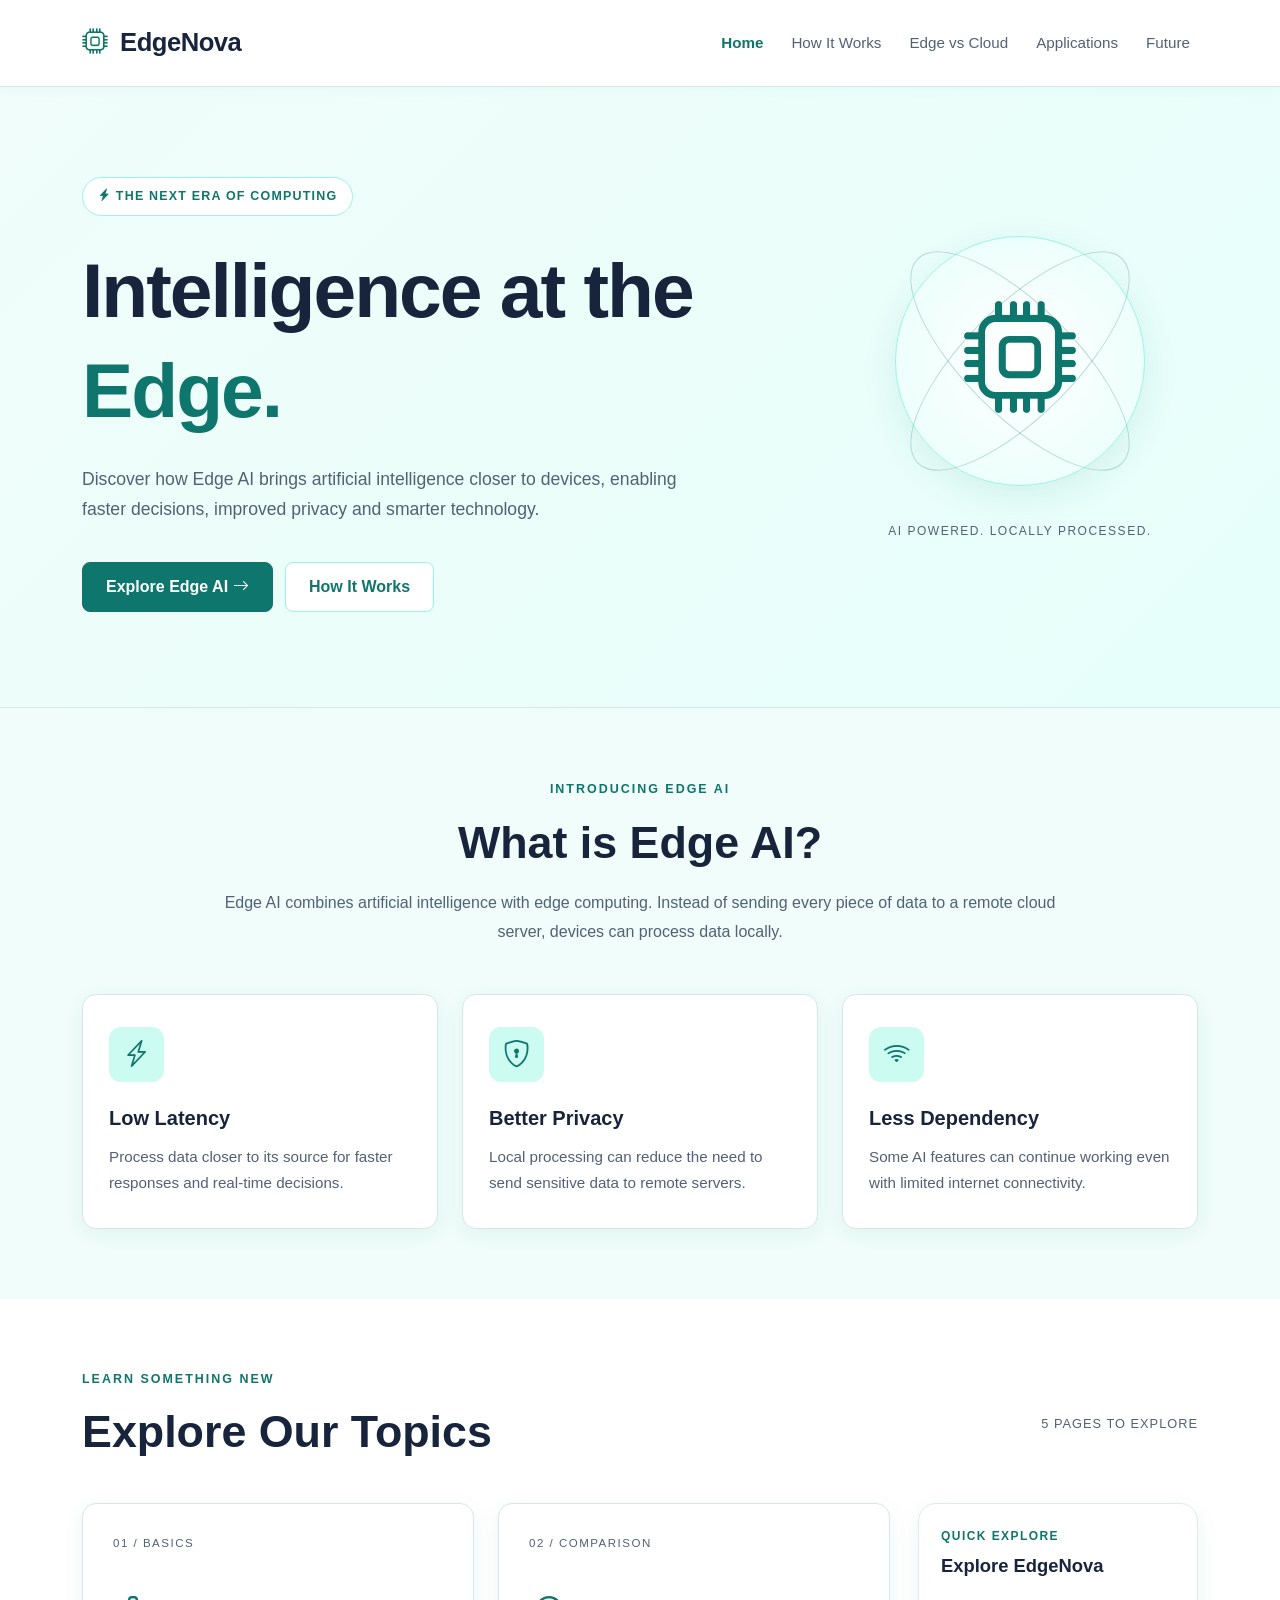
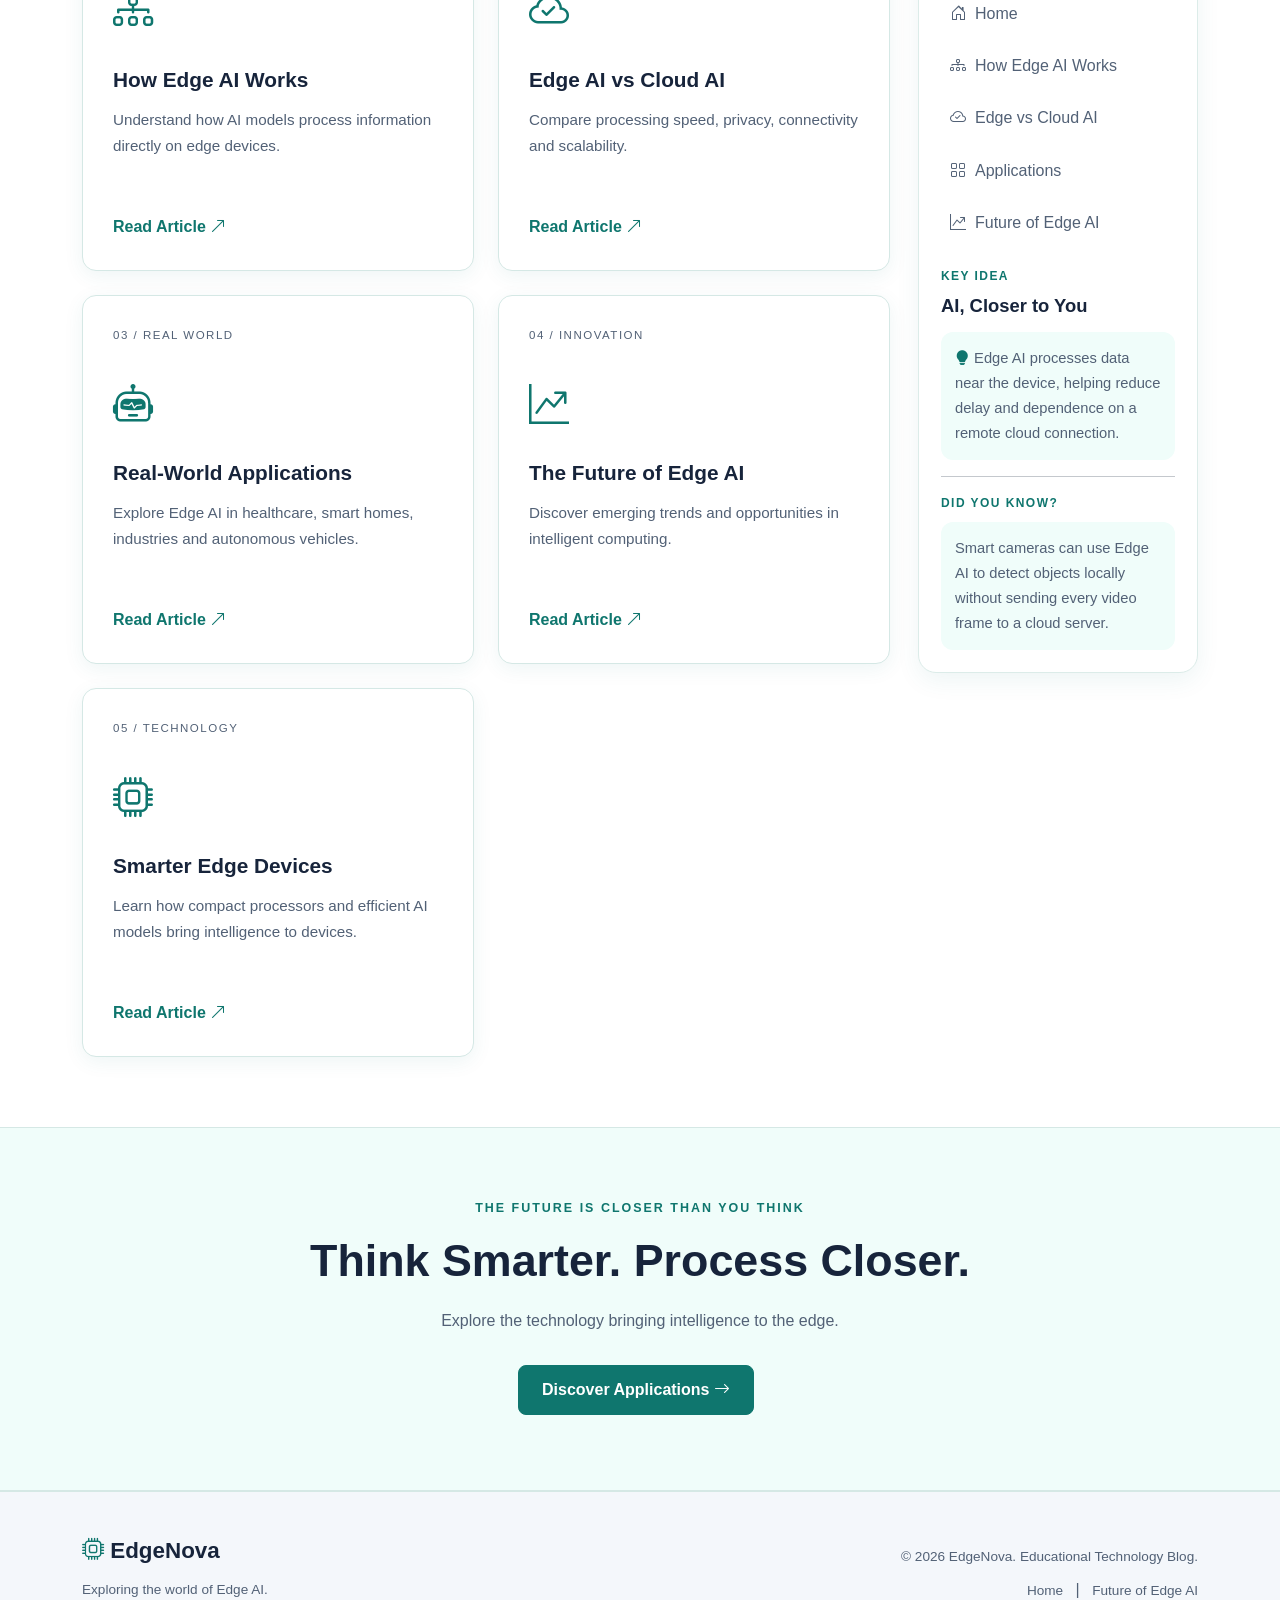
<file: index.html>
<!DOCTYPE html>
<html lang="en">
<head>
    <meta charset="UTF-8">
    <meta name="viewport" content="width=device-width, initial-scale=1.0">

    <title>EdgeNova | Explore Edge AI</title>

    <!-- Bootstrap CSS -->
    <link href="https://cdn.jsdelivr.net/npm/bootstrap@5.3.3/dist/css/bootstrap.min.css"
          rel="stylesheet">

    <!-- Bootstrap Icons -->
    <link rel="stylesheet"
          href="https://cdn.jsdelivr.net/npm/bootstrap-icons@1.11.3/font/bootstrap-icons.min.css">

    <!-- Custom CSS -->
    <link rel="stylesheet" href="css/style.css">

    <!-- Home Page Sidebar CSS -->
    <style>
        .home-content-layout {
            display: grid;
            grid-template-columns: minmax(0, 1fr) 280px;
            gap: 28px;
            align-items: start;
        }

        .home-sidebar {
            background: #ffffff;
            border: 1px solid #dcece9;
            border-radius: 18px;
            padding: 22px;
            box-shadow: 0 8px 24px rgba(15, 118, 110, 0.07);
            position: sticky;
            top: 95px;
        }

        .home-sidebar h3 {
            font-size: 1.15rem;
            font-weight: 700;
            color: #17243b;
            margin-bottom: 14px;
        }

        .sidebar-label {
            color: #0f766e;
            font-size: 0.75rem;
            font-weight: 800;
            letter-spacing: 0.12em;
            margin-bottom: 8px;
        }

        .sidebar-links {
            list-style: none;
            padding: 0;
            margin: 0 0 22px;
        }

        .sidebar-links li + li {
            margin-top: 9px;
        }

        .sidebar-links a {
            color: #526176;
            text-decoration: none;
            display: flex;
            gap: 9px;
            align-items: center;
            padding: 8px 9px;
            border-radius: 9px;
            transition: background 0.2s ease, color 0.2s ease;
        }

        .sidebar-links a:hover {
            color: #0f766e;
            background: #f0fdfa;
        }

        .sidebar-note {
            background: #f0fdfa;
            border-radius: 12px;
            padding: 14px;
            color: #526176;
            font-size: 0.92rem;
            margin: 0;
        }

        .sidebar-note i {
            color: #0f766e;
        }

        @media (max-width: 991.98px) {
            .home-content-layout {
                grid-template-columns: 1fr;
            }

            .home-sidebar {
                position: static;
            }
        }
    </style>
</head>

<body>

<!-- Navigation Bar -->
<nav class="navbar navbar-expand-lg navbar-dark">
    <div class="container">

        <a class="navbar-brand fw-bold" href="index.html">
            <i class="bi bi-cpu"></i> EdgeNova
        </a>

        <button class="navbar-toggler" type="button"
                data-bs-toggle="collapse"
                data-bs-target="#mainNavbar"
                aria-controls="mainNavbar"
                aria-expanded="false"
                aria-label="Toggle navigation">
            <span class="navbar-toggler-icon"></span>
        </button>

        <div class="collapse navbar-collapse" id="mainNavbar">
            <ul class="navbar-nav ms-auto">

                <li class="nav-item">
                    <a class="nav-link active" aria-current="page"
                       href="index.html">Home</a>
                </li>

                <li class="nav-item">
                    <a class="nav-link" href="how-it-works.html">
                        How It Works
                    </a>
                </li>

                <li class="nav-item">
                    <a class="nav-link" href="edge-vs-cloud.html">
                        Edge vs Cloud
                    </a>
                </li>

                <li class="nav-item">
                    <a class="nav-link" href="applications.html">
                        Applications
                    </a>
                </li>

                <li class="nav-item">
                    <a class="nav-link" href="future.html">Future</a>
                </li>

            </ul>
        </div>
    </div>
</nav>

    <!-- Hero Section -->
    <header class="hero-section">
        <div class="container">
            <div class="row align-items-center">

                <div class="col-lg-8">
                    <span class="hero-badge">
                        <i class="bi bi-lightning-charge-fill"></i>
                        THE NEXT ERA OF COMPUTING
                    </span>

                    <h1>
                        Intelligence at the
                        <span>Edge.</span>
                    </h1>

                    <p class="hero-description">
                        Discover how Edge AI brings artificial intelligence
                        closer to devices, enabling faster decisions,
                        improved privacy and smarter technology.
                    </p>

                    <a href="#explore" class="btn btn-primary-custom">
                        Explore Edge AI
                        <i class="bi bi-arrow-right"></i>
                    </a>

                    <a href="how-it-works.html"
                       class="btn btn-outline-custom">
                        How It Works
                    </a>
                </div>

                <div class="col-lg-4 text-center mt-5 mt-lg-0">
                    <div class="hero-icon">
                        <i class="bi bi-cpu"></i>
                        <div class="orbit orbit-one"></div>
                        <div class="orbit orbit-two"></div>
                    </div>

                    <p class="hero-icon-caption">
                        AI POWERED. LOCALLY PROCESSED.
                    </p>
                </div>

            </div>
        </div>
    </header>

    <!-- Introduction Section -->
    <section class="intro-section" id="explore">
        <div class="container">
            <div class="section-heading">
                <p class="section-label">INTRODUCING EDGE AI</p>
                <h2>What is Edge AI?</h2>

                <p>
                    Edge AI combines artificial intelligence with edge
                    computing. Instead of sending every piece of data to a
                    remote cloud server, devices can process data locally.
                </p>
            </div>

            <div class="row g-4 mt-4">

                <div class="col-md-4">
                    <div class="feature-card">
                        <div class="feature-icon">
                            <i class="bi bi-lightning-charge"></i>
                        </div>
                        <h3>Low Latency</h3>
                        <p>
                            Process data closer to its source for faster
                            responses and real-time decisions.
                        </p>
                    </div>
                </div>

                <div class="col-md-4">
                    <div class="feature-card">
                        <div class="feature-icon">
                            <i class="bi bi-shield-lock"></i>
                        </div>
                        <h3>Better Privacy</h3>
                        <p>
                            Local processing can reduce the need to send
                            sensitive data to remote servers.
                        </p>
                    </div>
                </div>

                <div class="col-md-4">
                    <div class="feature-card">
                        <div class="feature-icon">
                            <i class="bi bi-wifi"></i>
                        </div>
                        <h3>Less Dependency</h3>
                        <p>
                            Some AI features can continue working even
                            with limited internet connectivity.
                        </p>
                    </div>
                </div>

            </div>
        </div>
    </section>

    <!-- Latest Articles and Sidebar -->
    <section class="articles-section">
        <div class="container">

            <div class="d-flex flex-wrap justify-content-between
                        align-items-center gap-3 mb-4">
                <div>
                    <p class="section-label">LEARN SOMETHING NEW</p>
                    <h2>Explore Our Topics</h2>
                </div>

                <span class="article-count">5 PAGES TO EXPLORE</span>
            </div>

            <div class="home-content-layout">

                <!-- Main Blog Content -->
                <div class="row g-4">

                    <div class="col-md-6 col-lg-6">
                        <article class="article-card">
                            <span class="article-number">01 / BASICS</span>
                            <i class="bi bi-diagram-3 article-icon"></i>
                            <h3>How Edge AI Works</h3>
                            <p>
                                Understand how AI models process information
                                directly on edge devices.
                            </p>
                            <a href="how-it-works.html" class="article-link">
                                Read Article
                                <i class="bi bi-arrow-up-right"></i>
                            </a>
                        </article>
                    </div>

                    <div class="col-md-6 col-lg-6">
                        <article class="article-card">
                            <span class="article-number">02 / COMPARISON</span>
                            <i class="bi bi-cloud-check article-icon"></i>
                            <h3>Edge AI vs Cloud AI</h3>
                            <p>
                                Compare processing speed, privacy,
                                connectivity and scalability.
                            </p>
                            <a href="edge-vs-cloud.html" class="article-link">
                                Read Article
                                <i class="bi bi-arrow-up-right"></i>
                            </a>
                        </article>
                    </div>

                    <div class="col-md-6 col-lg-6">
                        <article class="article-card">
                            <span class="article-number">03 / REAL WORLD</span>
                            <i class="bi bi-robot article-icon"></i>
                            <h3>Real-World Applications</h3>
                            <p>
                                Explore Edge AI in healthcare, smart homes,
                                industries and autonomous vehicles.
                            </p>
                            <a href="applications.html" class="article-link">
                                Read Article
                                <i class="bi bi-arrow-up-right"></i>
                            </a>
                        </article>
                    </div>

                    <div class="col-md-6 col-lg-6">
                        <article class="article-card">
                            <span class="article-number">04 / INNOVATION</span>
                            <i class="bi bi-graph-up-arrow article-icon"></i>
                            <h3>The Future of Edge AI</h3>
                            <p>
                                Discover emerging trends and opportunities
                                in intelligent computing.
                            </p>
                            <a href="future.html" class="article-link">
                                Read Article
                                <i class="bi bi-arrow-up-right"></i>
                            </a>
                        </article>
                    </div>

                    <div class="col-md-6 col-lg-6">
                        <article class="article-card">
                            <span class="article-number">05 / TECHNOLOGY</span>
                            <i class="bi bi-cpu article-icon"></i>
                            <h3>Smarter Edge Devices</h3>
                            <p>
                                Learn how compact processors and efficient
                                AI models bring intelligence to devices.
                            </p>
                            <a href="how-it-works.html" class="article-link">
                                Read Article
                                <i class="bi bi-arrow-up-right"></i>
                            </a>
                        </article>
                    </div>

                </div>

                <!-- Blog Sidebar -->
                <aside class="home-sidebar" aria-label="Blog sidebar">

                    <p class="sidebar-label">QUICK EXPLORE</p>
                    <h3>Explore EdgeNova</h3>

                    <ul class="sidebar-links">
                        <li>
                            <a href="index.html">
                                <i class="bi bi-house-door"></i> Home
                            </a>
                        </li>

                        <li>
                            <a href="how-it-works.html">
                                <i class="bi bi-diagram-3"></i>
                                How Edge AI Works
                            </a>
                        </li>

                        <li>
                            <a href="edge-vs-cloud.html">
                                <i class="bi bi-cloud-check"></i>
                                Edge vs Cloud AI
                            </a>
                        </li>

                        <li>
                            <a href="applications.html">
                                <i class="bi bi-grid"></i> Applications
                            </a>
                        </li>

                        <li>
                            <a href="future.html">
                                <i class="bi bi-graph-up-arrow"></i>
                                Future of Edge AI
                            </a>
                        </li>
                    </ul>

                    <p class="sidebar-label">KEY IDEA</p>
                    <h3>AI, Closer to You</h3>

                    <p class="sidebar-note">
                        <i class="bi bi-lightbulb-fill"></i>
                        Edge AI processes data near the device, helping
                        reduce delay and dependence on a remote cloud
                        connection.
                    </p>

                    <hr>

                    <p class="sidebar-label">DID YOU KNOW?</p>
                    <p class="sidebar-note">
                        Smart cameras can use Edge AI to detect objects
                        locally without sending every video frame to
                        a cloud server.
                    </p>

                </aside>

            </div>
        </div>
    </section>

    <!-- Call to Action -->
    <section class="cta-section">
        <div class="container text-center">
            <p class="section-label">
                THE FUTURE IS CLOSER THAN YOU THINK
            </p>

            <h2>Think Smarter. Process Closer.</h2>

            <p>
                Explore the technology bringing intelligence to the edge.
            </p>

            <a href="applications.html" class="btn btn-primary-custom">
                Discover Applications
                <i class="bi bi-arrow-right"></i>
            </a>
        </div>
    </section>

    <!-- Footer -->
    <footer class="site-footer">
        <div class="container">
            <div class="row align-items-center gy-3">

                <div class="col-md-6">
                    <a class="footer-brand" href="index.html">
                        <i class="bi bi-cpu"></i> EdgeNova
                    </a>

                    <p class="footer-text">
                        Exploring the world of Edge AI.
                    </p>
                </div>

                <div class="col-md-6 text-md-end">
                    <p class="footer-text">
                        © <span id="currentYear">2026</span>
                        EdgeNova. Educational Technology Blog.
                    </p>

                    <a href="index.html">Home</a>
                    <span class="footer-divider">|</span>
                    <a href="future.html">Future of Edge AI</a>
                </div>

            </div>
        </div>
    </footer>

    <!-- Back to Top -->
    <button id="backToTop" title="Back to top"
            aria-label="Back to top">
        <i class="bi bi-arrow-up"></i>
    </button>

    <!-- Bootstrap JavaScript -->
    <script src="https://cdn.jsdelivr.net/npm/bootstrap@5.3.3/dist/js/bootstrap.bundle.min.js"></script>

    <!-- Custom JavaScript -->
    <script src="js/script.js"></script>

</body>
</html>
</file>
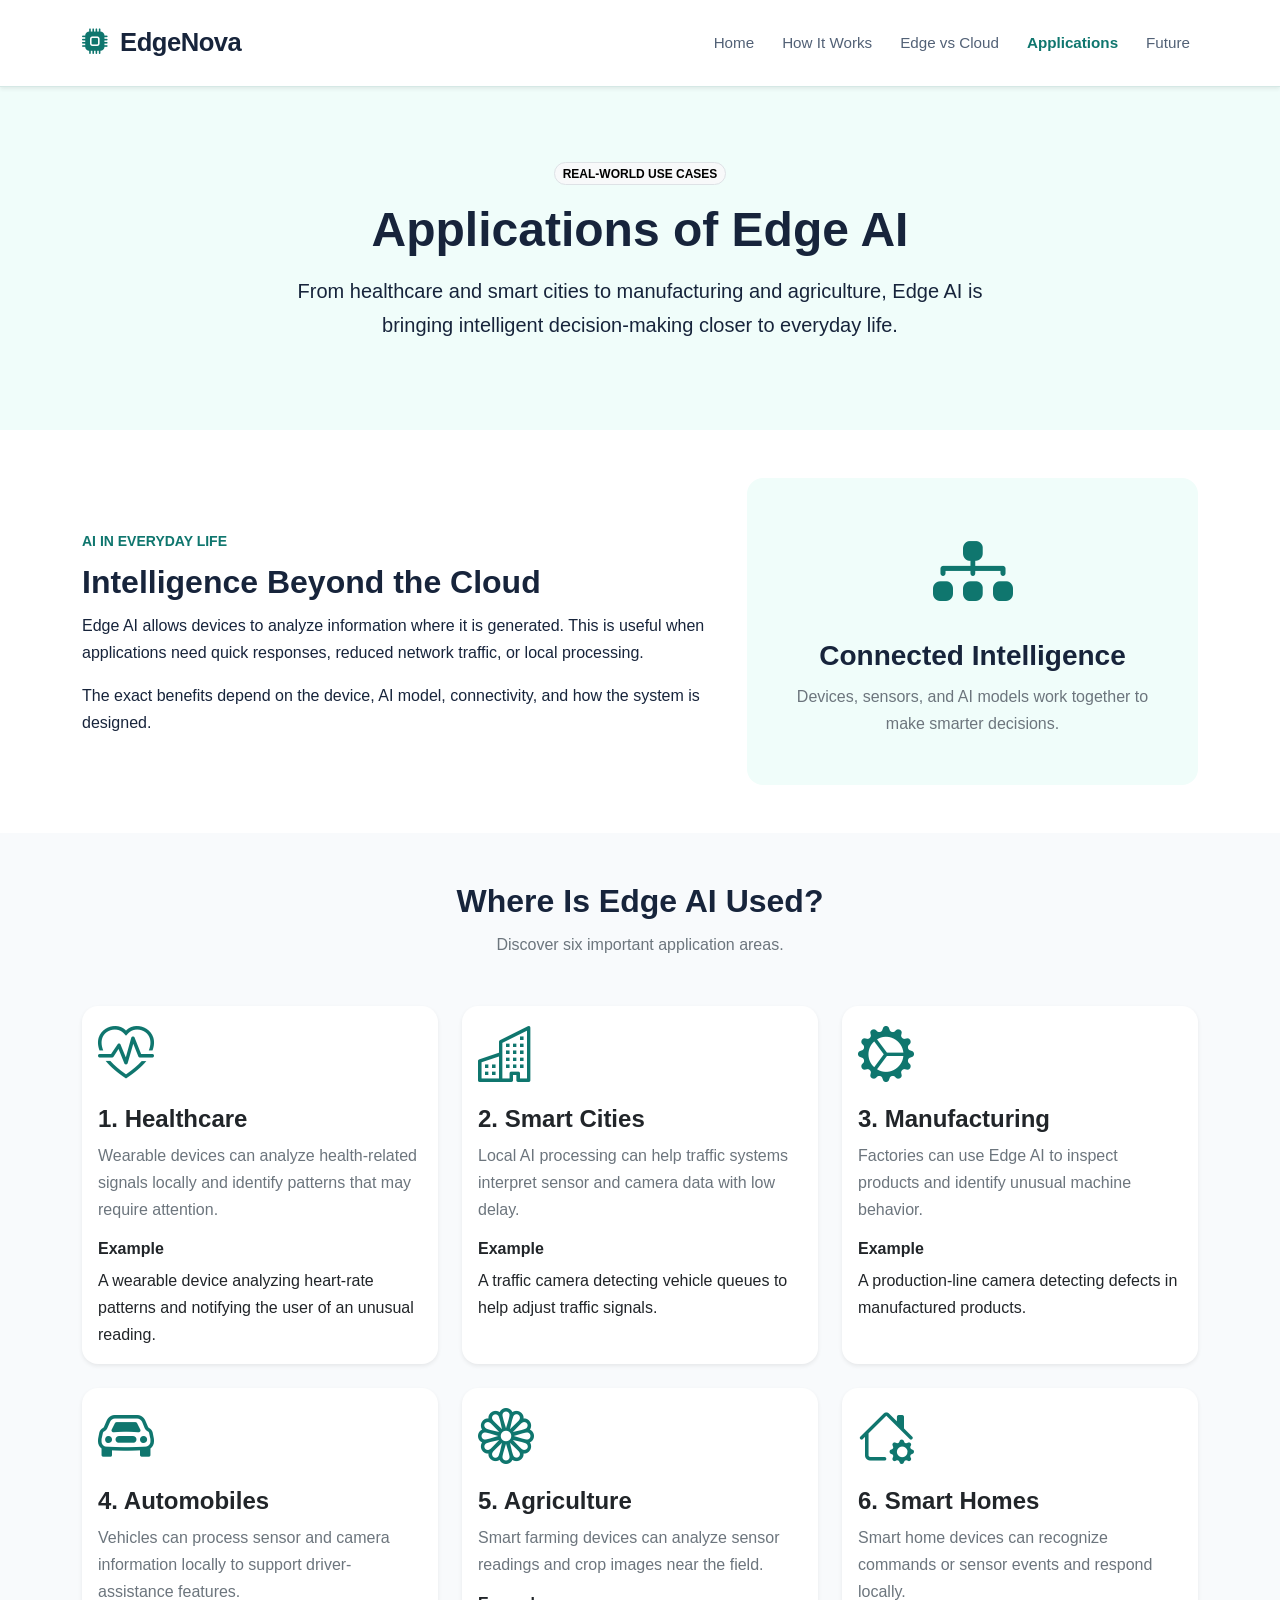
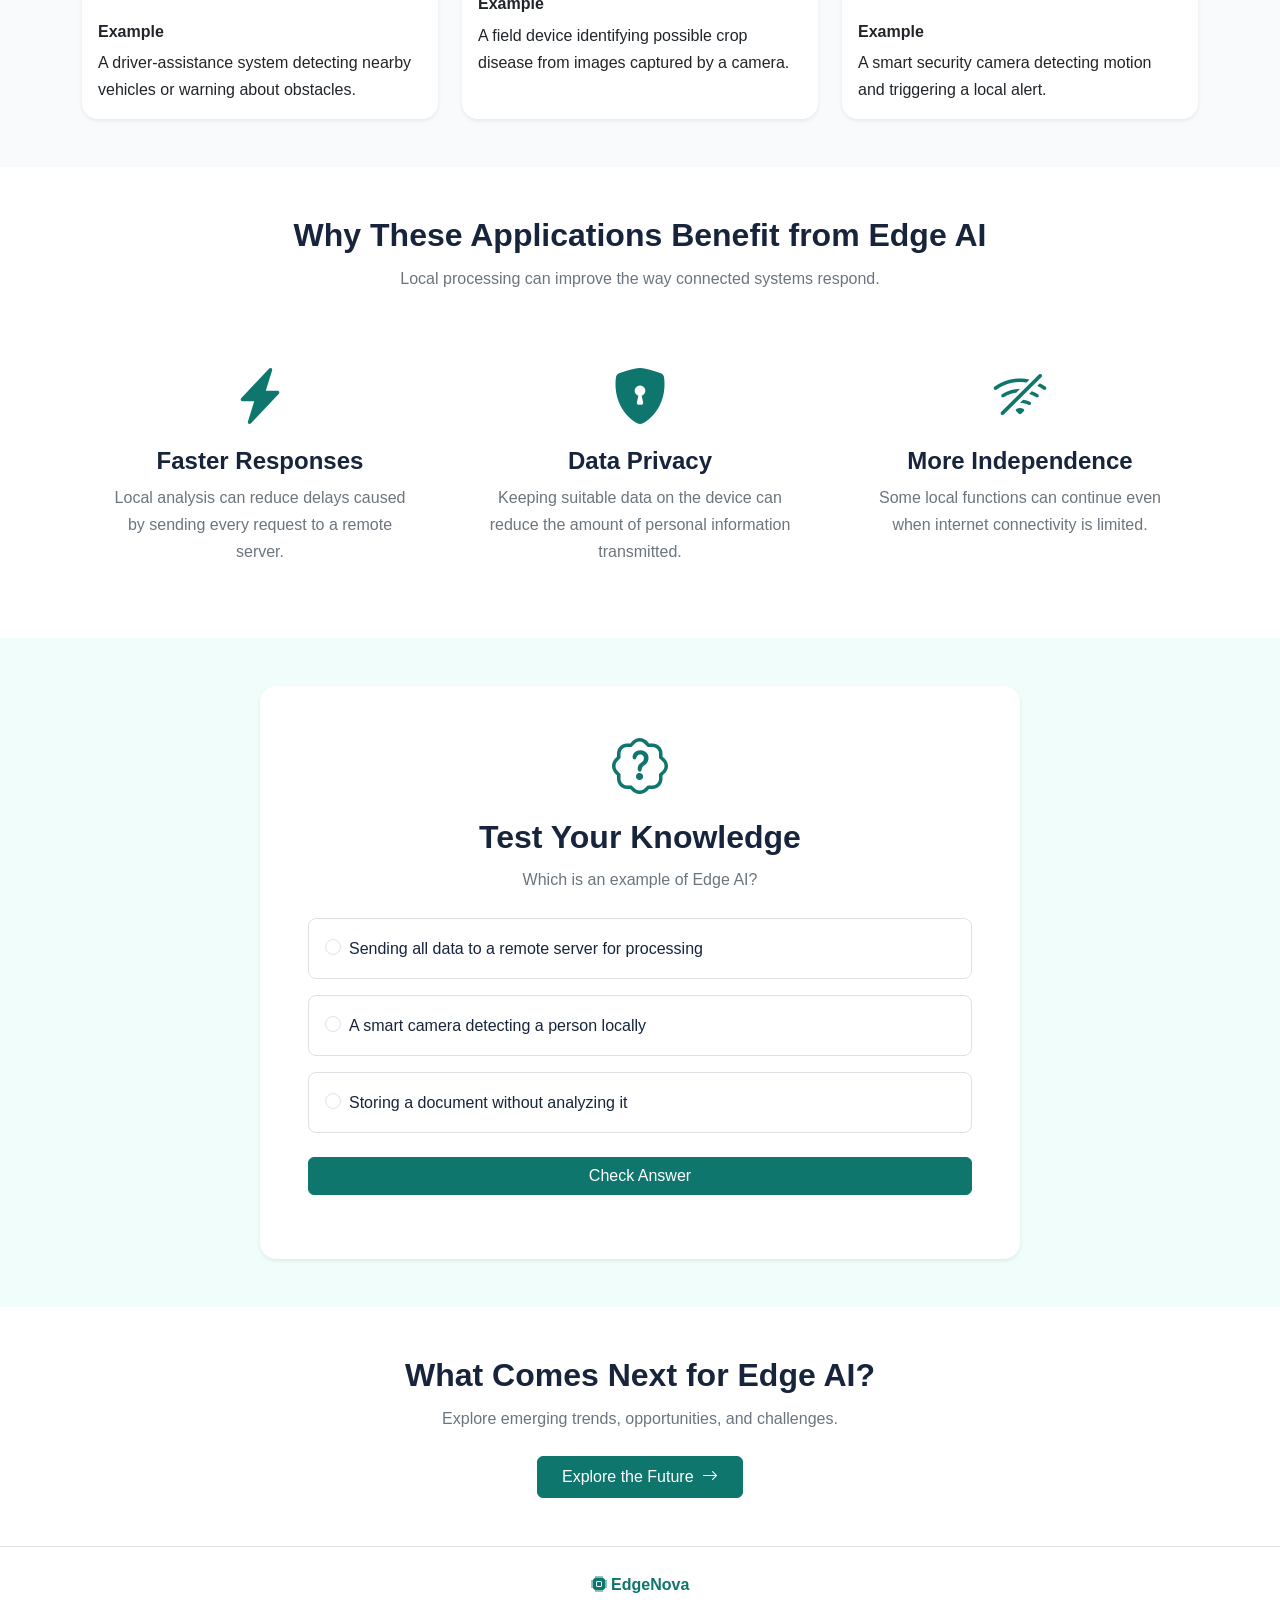
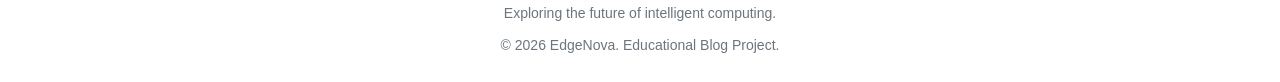
<file: applications.html>
<!DOCTYPE html>
<html lang="en">
<head>
    <meta charset="UTF-8">
    <meta name="viewport" content="width=device-width, initial-scale=1.0">

    <title>Applications of Edge AI | EdgeNova</title>
    <meta name="description" content="Explore how Edge AI is used in healthcare, smart cities, manufacturing, automobiles, agriculture, and smart homes.">

    <link href="https://cdn.jsdelivr.net/npm/bootstrap@5.3.3/dist/css/bootstrap.min.css" rel="stylesheet">
    <link href="https://cdn.jsdelivr.net/npm/bootstrap-icons@1.11.3/font/bootstrap-icons.min.css" rel="stylesheet">
    <link rel="stylesheet" href="css/style.css">
</head>

<body>

<!-- Navigation Bar -->
<nav class="navbar navbar-expand-lg navbar-light bg-white sticky-top shadow-sm">
    <div class="container">
        <a class="navbar-brand fw-bold" href="index.html">
            <i class="bi bi-cpu-fill"></i> EdgeNova
        </a>

        <button class="navbar-toggler" type="button"
                data-bs-toggle="collapse" data-bs-target="#mainNavbar"
                aria-controls="mainNavbar" aria-expanded="false"
                aria-label="Toggle navigation">
            <span class="navbar-toggler-icon"></span>
        </button>

        <div class="collapse navbar-collapse" id="mainNavbar">
            <ul class="navbar-nav ms-auto align-items-lg-center">
                <li class="nav-item"><a class="nav-link" href="index.html">Home</a></li>
                <li class="nav-item"><a class="nav-link" href="how-it-works.html">How It Works</a></li>
                <li class="nav-item"><a class="nav-link" href="edge-vs-cloud.html">Edge vs Cloud</a></li>
                <li class="nav-item"><a class="nav-link active" href="applications.html">Applications</a></li>
                <li class="nav-item"><a class="nav-link" href="future.html">Future</a></li>
            </ul>
        </div>
    </div>
</nav>

<!-- Hero Section -->
<header class="py-5 text-center" style="background-color: #f0fdfa;">
    <div class="container py-4">
        <span class="badge rounded-pill text-bg-light border mb-3">REAL-WORLD USE CASES</span>
        <h1 class="display-5 fw-bold">Applications of Edge AI</h1>
        <p class="lead mx-auto mt-3" style="max-width: 760px;">
            From healthcare and smart cities to manufacturing and agriculture,
            Edge AI is bringing intelligent decision-making closer to everyday life.
        </p>
    </div>
</header>

<!-- Introduction -->
<section class="py-5">
    <div class="container">
        <div class="row align-items-center g-4">
            <div class="col-lg-7">
                <span class="small fw-bold text-uppercase" style="color: #0f766e;">
                    AI in Everyday Life
                </span>
                <h2 class="fw-bold mt-2">Intelligence Beyond the Cloud</h2>
                <p>
                    Edge AI allows devices to analyze information where it is
                    generated. This is useful when applications need quick
                    responses, reduced network traffic, or local processing.
                </p>
                <p class="mb-0">
                    The exact benefits depend on the device, AI model,
                    connectivity, and how the system is designed.
                </p>
            </div>

            <div class="col-lg-5">
                <div class="rounded-4 p-5 text-center"
                     style="background-color: #f0fdfa;">
                    <i class="bi bi-diagram-3-fill display-1"
                       style="color: #0f766e;"></i>
                    <h3 class="fw-bold mt-3">Connected Intelligence</h3>
                    <p class="text-secondary mb-0">
                        Devices, sensors, and AI models work together
                        to make smarter decisions.
                    </p>
                </div>
            </div>
        </div>
    </div>
</section>

<!-- Applications Grid -->
<section class="py-5" style="background-color: #f8fafc;">
    <div class="container">
        <div class="text-center mb-5">
            <h2 class="fw-bold">Where Is Edge AI Used?</h2>
            <p class="text-secondary">
                Discover six important application areas.
            </p>
        </div>

        <div class="row g-4">

            <!-- Healthcare -->
            <div class="col-md-6 col-lg-4">
                <article class="card h-100 border-0 shadow-sm rounded-4 p-3">
                    <div class="display-4 mb-3" style="color: #0f766e;">
                        <i class="bi bi-heart-pulse"></i>
                    </div>
                    <h3 class="h4 fw-bold">1. Healthcare</h3>
                    <p class="text-secondary">
                        Wearable devices can analyze health-related signals
                        locally and identify patterns that may require attention.
                    </p>
                    <h6 class="fw-bold">Example</h6>
                    <p class="mb-0">
                        A wearable device analyzing heart-rate patterns
                        and notifying the user of an unusual reading.
                    </p>
                </article>
            </div>

            <!-- Smart Cities -->
            <div class="col-md-6 col-lg-4">
                <article class="card h-100 border-0 shadow-sm rounded-4 p-3">
                    <div class="display-4 mb-3" style="color: #0f766e;">
                        <i class="bi bi-buildings"></i>
                    </div>
                    <h3 class="h4 fw-bold">2. Smart Cities</h3>
                    <p class="text-secondary">
                        Local AI processing can help traffic systems interpret
                        sensor and camera data with low delay.
                    </p>
                    <h6 class="fw-bold">Example</h6>
                    <p class="mb-0">
                        A traffic camera detecting vehicle queues to help
                        adjust traffic signals.
                    </p>
                </article>
            </div>

            <!-- Manufacturing -->
            <div class="col-md-6 col-lg-4">
                <article class="card h-100 border-0 shadow-sm rounded-4 p-3">
                    <div class="display-4 mb-3" style="color: #0f766e;">
                        <i class="bi bi-gear-wide-connected"></i>
                    </div>
                    <h3 class="h4 fw-bold">3. Manufacturing</h3>
                    <p class="text-secondary">
                        Factories can use Edge AI to inspect products and
                        identify unusual machine behavior.
                    </p>
                    <h6 class="fw-bold">Example</h6>
                    <p class="mb-0">
                        A production-line camera detecting defects in
                        manufactured products.
                    </p>
                </article>
            </div>

            <!-- Automobiles -->
            <div class="col-md-6 col-lg-4">
                <article class="card h-100 border-0 shadow-sm rounded-4 p-3">
                    <div class="display-4 mb-3" style="color: #0f766e;">
                        <i class="bi bi-car-front"></i>
                    </div>
                    <h3 class="h4 fw-bold">4. Automobiles</h3>
                    <p class="text-secondary">
                        Vehicles can process sensor and camera information
                        locally to support driver-assistance features.
                    </p>
                    <h6 class="fw-bold">Example</h6>
                    <p class="mb-0">
                        A driver-assistance system detecting nearby vehicles
                        or warning about obstacles.
                    </p>
                </article>
            </div>

            <!-- Agriculture -->
            <div class="col-md-6 col-lg-4">
                <article class="card h-100 border-0 shadow-sm rounded-4 p-3">
                    <div class="display-4 mb-3" style="color: #0f766e;">
                        <i class="bi bi-flower1"></i>
                    </div>
                    <h3 class="h4 fw-bold">5. Agriculture</h3>
                    <p class="text-secondary">
                        Smart farming devices can analyze sensor readings
                        and crop images near the field.
                    </p>
                    <h6 class="fw-bold">Example</h6>
                    <p class="mb-0">
                        A field device identifying possible crop disease
                        from images captured by a camera.
                    </p>
                </article>
            </div>

            <!-- Smart Homes -->
            <div class="col-md-6 col-lg-4">
                <article class="card h-100 border-0 shadow-sm rounded-4 p-3">
                    <div class="display-4 mb-3" style="color: #0f766e;">
                        <i class="bi bi-house-gear"></i>
                    </div>
                    <h3 class="h4 fw-bold">6. Smart Homes</h3>
                    <p class="text-secondary">
                        Smart home devices can recognize commands or sensor
                        events and respond locally.
                    </p>
                    <h6 class="fw-bold">Example</h6>
                    <p class="mb-0">
                        A smart security camera detecting motion and
                        triggering a local alert.
                    </p>
                </article>
            </div>

        </div>
    </div>
</section>

<!-- Benefits -->
<section class="py-5">
    <div class="container">
        <div class="text-center mb-5">
            <h2 class="fw-bold">Why These Applications Benefit from Edge AI</h2>
            <p class="text-secondary">
                Local processing can improve the way connected systems respond.
            </p>
        </div>

        <div class="row g-4">
            <div class="col-md-4">
                <div class="text-center p-4">
                    <i class="bi bi-lightning-charge-fill display-4"
                       style="color: #0f766e;"></i>
                    <h4 class="fw-bold mt-3">Faster Responses</h4>
                    <p class="text-secondary mb-0">
                        Local analysis can reduce delays caused by sending
                        every request to a remote server.
                    </p>
                </div>
            </div>

            <div class="col-md-4">
                <div class="text-center p-4">
                    <i class="bi bi-shield-lock-fill display-4"
                       style="color: #0f766e;"></i>
                    <h4 class="fw-bold mt-3">Data Privacy</h4>
                    <p class="text-secondary mb-0">
                        Keeping suitable data on the device can reduce
                        the amount of personal information transmitted.
                    </p>
                </div>
            </div>

            <div class="col-md-4">
                <div class="text-center p-4">
                    <i class="bi bi-wifi-off display-4"
                       style="color: #0f766e;"></i>
                    <h4 class="fw-bold mt-3">More Independence</h4>
                    <p class="text-secondary mb-0">
                        Some local functions can continue even when
                        internet connectivity is limited.
                    </p>
                </div>
            </div>
        </div>
    </div>
</section>

<!-- Interactive Knowledge Check -->
<section class="py-5" style="background-color: #f0fdfa;">
    <div class="container">
        <div class="mx-auto rounded-4 bg-white shadow-sm p-4 p-md-5"
             style="max-width: 760px;">
            <div class="text-center mb-4">
                <i class="bi bi-patch-question display-4"
                   style="color: #0f766e;"></i>
                <h2 class="fw-bold mt-3">Test Your Knowledge</h2>
                <p class="text-secondary">
                    Which is an example of Edge AI?
                </p>
            </div>

            <form id="edgeQuiz">
                <div class="form-check border rounded-3 p-3 mb-3">
                    <input class="form-check-input ms-0 me-2"
                           type="radio" name="quizAnswer"
                           id="answer1" value="a">
                    <label class="form-check-label" for="answer1">
                        Sending all data to a remote server for processing
                    </label>
                </div>

                <div class="form-check border rounded-3 p-3 mb-3">
                    <input class="form-check-input ms-0 me-2"
                           type="radio" name="quizAnswer"
                           id="answer2" value="b">
                    <label class="form-check-label" for="answer2">
                        A smart camera detecting a person locally
                    </label>
                </div>

                <div class="form-check border rounded-3 p-3 mb-4">
                    <input class="form-check-input ms-0 me-2"
                           type="radio" name="quizAnswer"
                           id="answer3" value="c">
                    <label class="form-check-label" for="answer3">
                        Storing a document without analyzing it
                    </label>
                </div>

                <button type="submit" class="btn btn-success w-100"
                        style="background-color: #0f766e; border-color: #0f766e;">
                    Check Answer
                </button>
            </form>

            <div id="quizResult" class="mt-3 text-center fw-bold"
                 role="status" aria-live="polite"></div>
        </div>
    </div>
</section>

<!-- Next Page -->
<section class="py-5 text-center">
    <div class="container">
        <h2 class="fw-bold">What Comes Next for Edge AI?</h2>
        <p class="text-secondary mt-2">
            Explore emerging trends, opportunities, and challenges.
        </p>
        <a href="future.html" class="btn btn-success px-4 py-2 mt-2"
           style="background-color: #0f766e; border-color: #0f766e;">
            Explore the Future <i class="bi bi-arrow-right ms-1"></i>
        </a>
    </div>
</section>

<!-- Footer -->
<footer class="py-4 text-center text-secondary border-top">
    <div class="container">
        <p class="fw-bold mb-1" style="color: #0f766e;">
            <i class="bi bi-cpu-fill"></i> EdgeNova
        </p>
        <p class="small mb-0">Exploring the future of intelligent computing.</p>
        <p class="small mt-2 mb-0">
            &copy; <span id="currentYear"></span> EdgeNova. Educational Blog Project.
        </p>
    </div>
</footer>

<!-- Back to Top Button -->
<button id="backToTop" type="button"
        class="btn btn-success rounded-circle shadow"
        aria-label="Back to top"
        style="display: none; position: fixed; bottom: 25px; right: 25px; z-index: 1000; width: 45px; height: 45px; background-color: #0f766e; border-color: #0f766e;">
    <i class="bi bi-arrow-up"></i>
</button>

<script src="https://cdn.jsdelivr.net/npm/bootstrap@5.3.3/dist/js/bootstrap.bundle.min.js"></script>
<script src="js/script.js"></script>

<!-- Quiz JavaScript -->
<script>
document.addEventListener("DOMContentLoaded", function () {
    const quiz = document.getElementById("edgeQuiz");
    const result = document.getElementById("quizResult");

    if (quiz && result) {
        quiz.addEventListener("submit", function (event) {
            event.preventDefault();

            const selected = document.querySelector(
                'input[name="quizAnswer"]:checked'
            );

            if (!selected) {
                result.textContent = "Please select an answer first.";
                result.style.color = "#b45309";
                return;
            }

            if (selected.value === "b") {
                result.textContent = "Correct! A smart camera can analyze data locally using Edge AI.";
                result.style.color = "#0f766e";
            } else {
                result.textContent = "Not quite! Try again. Edge AI processes data close to where it is generated.";
                result.style.color = "#b91c1c";
            }
        });
    }
});
</script>

</body>
</html>
</file>
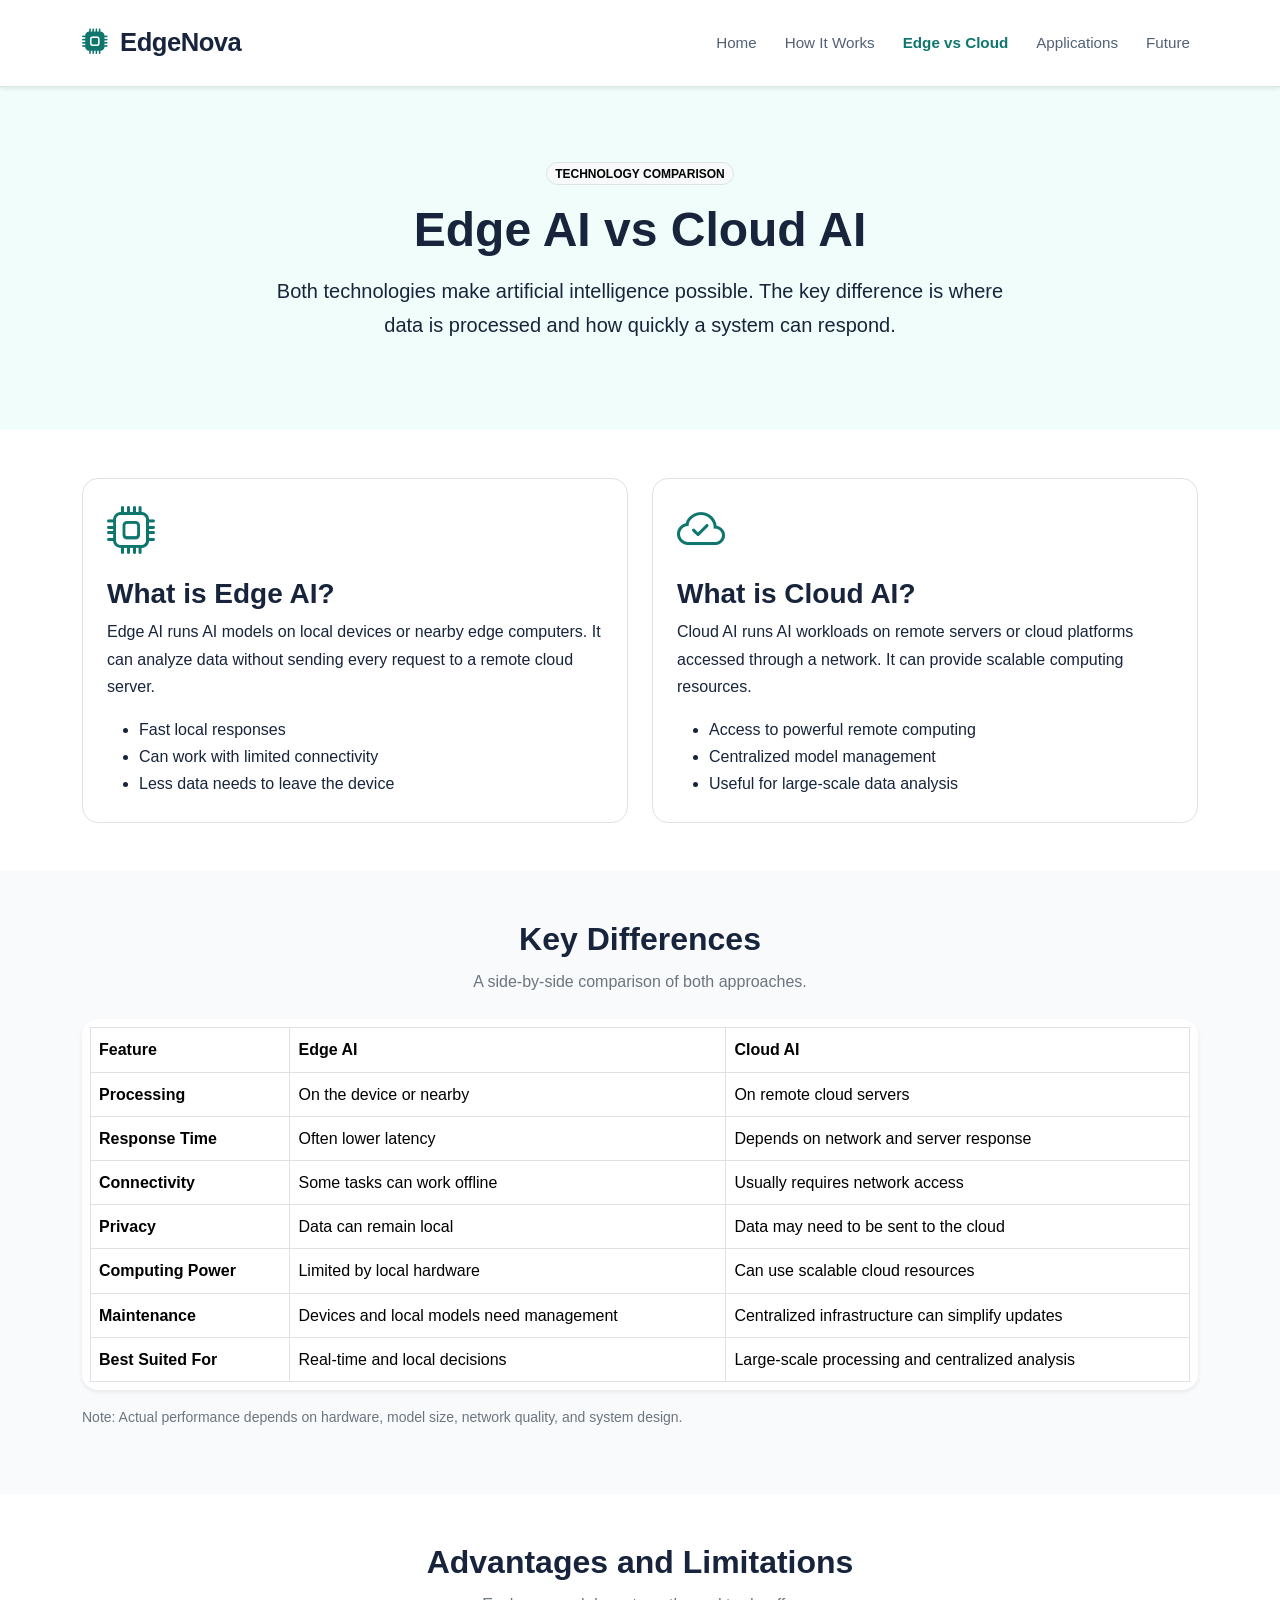
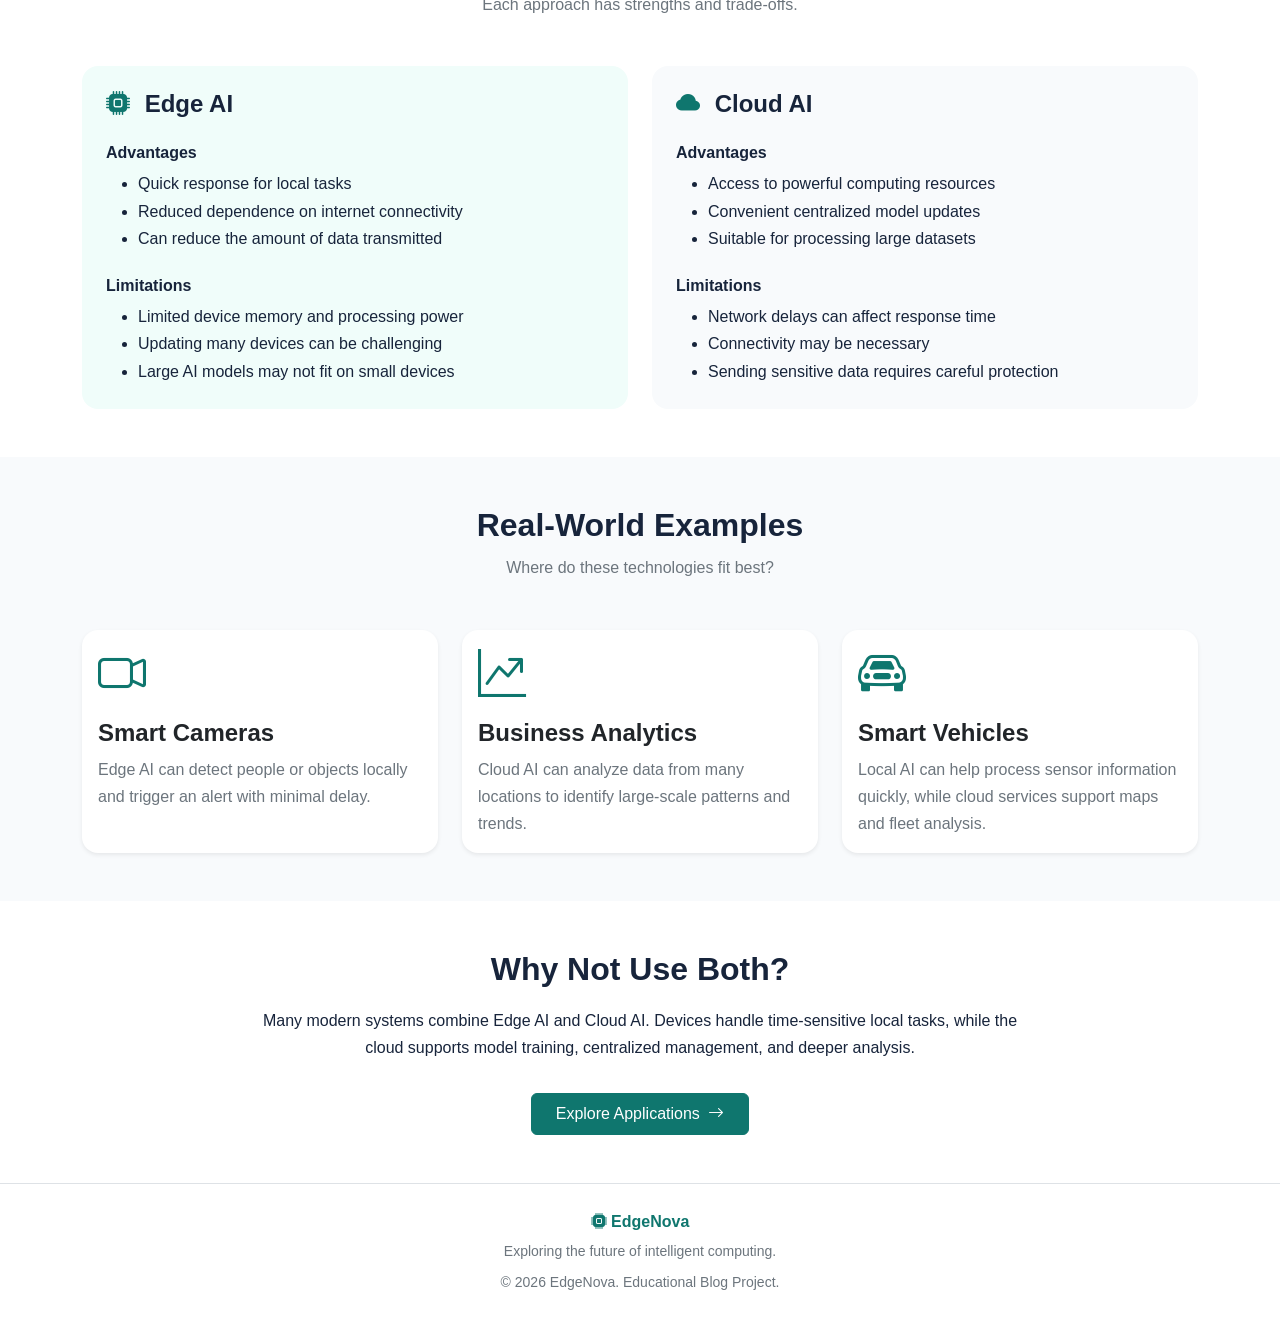
<file: edge-vs-cloud.html>
<!DOCTYPE html>
<html lang="en">
<head>
    <meta charset="UTF-8">
    <meta name="viewport" content="width=device-width, initial-scale=1.0">

    <title>Edge AI vs Cloud AI | EdgeNova</title>
    <meta name="description" content="Compare Edge AI and Cloud AI, including latency, privacy, connectivity, cost, and real-world use cases.">

    <link href="https://cdn.jsdelivr.net/npm/bootstrap@5.3.3/dist/css/bootstrap.min.css" rel="stylesheet">
    <link href="https://cdn.jsdelivr.net/npm/bootstrap-icons@1.11.3/font/bootstrap-icons.min.css" rel="stylesheet">
    <link rel="stylesheet" href="css/style.css">
</head>

<body>

<!-- Navigation Bar -->
<nav class="navbar navbar-expand-lg navbar-light bg-white sticky-top shadow-sm">
    <div class="container">
        <a class="navbar-brand fw-bold" href="index.html">
            <i class="bi bi-cpu-fill"></i> EdgeNova
        </a>

        <button class="navbar-toggler" type="button"
                data-bs-toggle="collapse" data-bs-target="#mainNavbar"
                aria-controls="mainNavbar" aria-expanded="false"
                aria-label="Toggle navigation">
            <span class="navbar-toggler-icon"></span>
        </button>

        <div class="collapse navbar-collapse" id="mainNavbar">
            <ul class="navbar-nav ms-auto align-items-lg-center">
                <li class="nav-item"><a class="nav-link" href="index.html">Home</a></li>
                <li class="nav-item"><a class="nav-link" href="how-it-works.html">How It Works</a></li>
                <li class="nav-item"><a class="nav-link active" href="edge-vs-cloud.html">Edge vs Cloud</a></li>
                <li class="nav-item"><a class="nav-link" href="applications.html">Applications</a></li>
                <li class="nav-item"><a class="nav-link" href="future.html">Future</a></li>
            </ul>
        </div>
    </div>
</nav>

<!-- Hero Section -->
<header class="py-5 text-center" style="background-color: #f0fdfa;">
    <div class="container py-4">
        <span class="badge rounded-pill text-bg-light border mb-3">TECHNOLOGY COMPARISON</span>
        <h1 class="display-5 fw-bold">Edge AI vs Cloud AI</h1>
        <p class="lead mx-auto mt-3" style="max-width: 760px;">
            Both technologies make artificial intelligence possible.
            The key difference is where data is processed and how quickly
            a system can respond.
        </p>
    </div>
</header>

<!-- Introduction -->
<section class="py-5">
    <div class="container">
        <div class="row g-4">
            <div class="col-md-6">
                <div class="p-4 rounded-4 h-100 border">
                    <div class="display-5 mb-3" style="color: #0f766e;">
                        <i class="bi bi-cpu"></i>
                    </div>
                    <h2 class="h3 fw-bold">What is Edge AI?</h2>
                    <p>
                        Edge AI runs AI models on local devices or nearby
                        edge computers. It can analyze data without sending
                        every request to a remote cloud server.
                    </p>
                    <ul class="mb-0">
                        <li>Fast local responses</li>
                        <li>Can work with limited connectivity</li>
                        <li>Less data needs to leave the device</li>
                    </ul>
                </div>
            </div>

            <div class="col-md-6">
                <div class="p-4 rounded-4 h-100 border">
                    <div class="display-5 mb-3" style="color: #0f766e;">
                        <i class="bi bi-cloud-check"></i>
                    </div>
                    <h2 class="h3 fw-bold">What is Cloud AI?</h2>
                    <p>
                        Cloud AI runs AI workloads on remote servers or
                        cloud platforms accessed through a network.
                        It can provide scalable computing resources.
                    </p>
                    <ul class="mb-0">
                        <li>Access to powerful remote computing</li>
                        <li>Centralized model management</li>
                        <li>Useful for large-scale data analysis</li>
                    </ul>
                </div>
            </div>
        </div>
    </div>
</section>

<!-- Comparison Table -->
<section class="py-5" style="background-color: #f8fafc;">
    <div class="container">
        <div class="text-center mb-4">
            <h2 class="fw-bold">Key Differences</h2>
            <p class="text-secondary">A side-by-side comparison of both approaches.</p>
        </div>

        <div class="table-responsive bg-white rounded-4 shadow-sm p-2">
            <table class="table table-bordered table-hover align-middle mb-0">
                <thead>
                    <tr style="background-color: #0f766e; color: white;">
                        <th scope="col" style="min-width: 130px;">Feature</th>
                        <th scope="col" style="min-width: 180px;">Edge AI</th>
                        <th scope="col" style="min-width: 180px;">Cloud AI</th>
                    </tr>
                </thead>

                <tbody>
                    <tr>
                        <th scope="row">Processing</th>
                        <td>On the device or nearby</td>
                        <td>On remote cloud servers</td>
                    </tr>
                    <tr>
                        <th scope="row">Response Time</th>
                        <td>Often lower latency</td>
                        <td>Depends on network and server response</td>
                    </tr>
                    <tr>
                        <th scope="row">Connectivity</th>
                        <td>Some tasks can work offline</td>
                        <td>Usually requires network access</td>
                    </tr>
                    <tr>
                        <th scope="row">Privacy</th>
                        <td>Data can remain local</td>
                        <td>Data may need to be sent to the cloud</td>
                    </tr>
                    <tr>
                        <th scope="row">Computing Power</th>
                        <td>Limited by local hardware</td>
                        <td>Can use scalable cloud resources</td>
                    </tr>
                    <tr>
                        <th scope="row">Maintenance</th>
                        <td>Devices and local models need management</td>
                        <td>Centralized infrastructure can simplify updates</td>
                    </tr>
                    <tr>
                        <th scope="row">Best Suited For</th>
                        <td>Real-time and local decisions</td>
                        <td>Large-scale processing and centralized analysis</td>
                    </tr>
                </tbody>
            </table>
        </div>

        <p class="small text-secondary mt-3">
            Note: Actual performance depends on hardware, model size,
            network quality, and system design.
        </p>
    </div>
</section>

<!-- Advantages -->
<section class="py-5">
    <div class="container">
        <div class="text-center mb-5">
            <h2 class="fw-bold">Advantages and Limitations</h2>
            <p class="text-secondary">Each approach has strengths and trade-offs.</p>
        </div>

        <div class="row g-4">
            <div class="col-lg-6">
                <div class="rounded-4 p-4 h-100" style="background-color: #f0fdfa;">
                    <h3 class="h4 fw-bold">
                        <i class="bi bi-cpu-fill me-2" style="color: #0f766e;"></i>
                        Edge AI
                    </h3>

                    <h6 class="fw-bold mt-4">Advantages</h6>
                    <ul>
                        <li>Quick response for local tasks</li>
                        <li>Reduced dependence on internet connectivity</li>
                        <li>Can reduce the amount of data transmitted</li>
                    </ul>

                    <h6 class="fw-bold mt-4">Limitations</h6>
                    <ul class="mb-0">
                        <li>Limited device memory and processing power</li>
                        <li>Updating many devices can be challenging</li>
                        <li>Large AI models may not fit on small devices</li>
                    </ul>
                </div>
            </div>

            <div class="col-lg-6">
                <div class="rounded-4 p-4 h-100" style="background-color: #f8fafc;">
                    <h3 class="h4 fw-bold">
                        <i class="bi bi-cloud-fill me-2" style="color: #0f766e;"></i>
                        Cloud AI
                    </h3>

                    <h6 class="fw-bold mt-4">Advantages</h6>
                    <ul>
                        <li>Access to powerful computing resources</li>
                        <li>Convenient centralized model updates</li>
                        <li>Suitable for processing large datasets</li>
                    </ul>

                    <h6 class="fw-bold mt-4">Limitations</h6>
                    <ul class="mb-0">
                        <li>Network delays can affect response time</li>
                        <li>Connectivity may be necessary</li>
                        <li>Sending sensitive data requires careful protection</li>
                    </ul>
                </div>
            </div>
        </div>
    </div>
</section>

<!-- Real World Examples -->
<section class="py-5" style="background-color: #f8fafc;">
    <div class="container">
        <div class="text-center mb-5">
            <h2 class="fw-bold">Real-World Examples</h2>
            <p class="text-secondary">Where do these technologies fit best?</p>
        </div>

        <div class="row g-4">
            <div class="col-md-4">
                <div class="card h-100 border-0 shadow-sm rounded-4 p-3">
                    <div class="display-5" style="color: #0f766e;">
                        <i class="bi bi-camera-video"></i>
                    </div>
                    <h4 class="fw-bold mt-3">Smart Cameras</h4>
                    <p class="text-secondary mb-0">
                        Edge AI can detect people or objects locally and
                        trigger an alert with minimal delay.
                    </p>
                </div>
            </div>

            <div class="col-md-4">
                <div class="card h-100 border-0 shadow-sm rounded-4 p-3">
                    <div class="display-5" style="color: #0f766e;">
                        <i class="bi bi-graph-up-arrow"></i>
                    </div>
                    <h4 class="fw-bold mt-3">Business Analytics</h4>
                    <p class="text-secondary mb-0">
                        Cloud AI can analyze data from many locations to
                        identify large-scale patterns and trends.
                    </p>
                </div>
            </div>

            <div class="col-md-4">
                <div class="card h-100 border-0 shadow-sm rounded-4 p-3">
                    <div class="display-5" style="color: #0f766e;">
                        <i class="bi bi-car-front"></i>
                    </div>
                    <h4 class="fw-bold mt-3">Smart Vehicles</h4>
                    <p class="text-secondary mb-0">
                        Local AI can help process sensor information quickly,
                        while cloud services support maps and fleet analysis.
                    </p>
                </div>
            </div>
        </div>
    </div>
</section>

<!-- Conclusion -->
<section class="py-5 text-center">
    <div class="container">
        <h2 class="fw-bold">Why Not Use Both?</h2>
        <p class="mx-auto mt-3" style="max-width: 760px;">
            Many modern systems combine Edge AI and Cloud AI. Devices handle
            time-sensitive local tasks, while the cloud supports model training,
            centralized management, and deeper analysis.
        </p>

        <a href="applications.html" class="btn btn-success px-4 py-2 mt-3"
           style="background-color: #0f766e; border-color: #0f766e;">
            Explore Applications <i class="bi bi-arrow-right ms-1"></i>
        </a>
    </div>
</section>

<!-- Footer -->
<footer class="py-4 text-center text-secondary border-top">
    <div class="container">
        <p class="fw-bold mb-1" style="color: #0f766e;">
            <i class="bi bi-cpu-fill"></i> EdgeNova
        </p>
        <p class="small mb-0">Exploring the future of intelligent computing.</p>
        <p class="small mt-2 mb-0">
            &copy; <span id="currentYear"></span> EdgeNova. Educational Blog Project.
        </p>
    </div>
</footer>

<!-- Back to Top Button -->
<button id="backToTop" type="button"
        class="btn btn-success rounded-circle shadow"
        aria-label="Back to top"
        style="display: none; position: fixed; bottom: 25px; right: 25px; z-index: 1000; width: 45px; height: 45px; background-color: #0f766e; border-color: #0f766e;">
    <i class="bi bi-arrow-up"></i>
</button>

<script src="https://cdn.jsdelivr.net/npm/bootstrap@5.3.3/dist/js/bootstrap.bundle.min.js"></script>
<script src="js/script.js"></script>

</body>
</html>
</file>
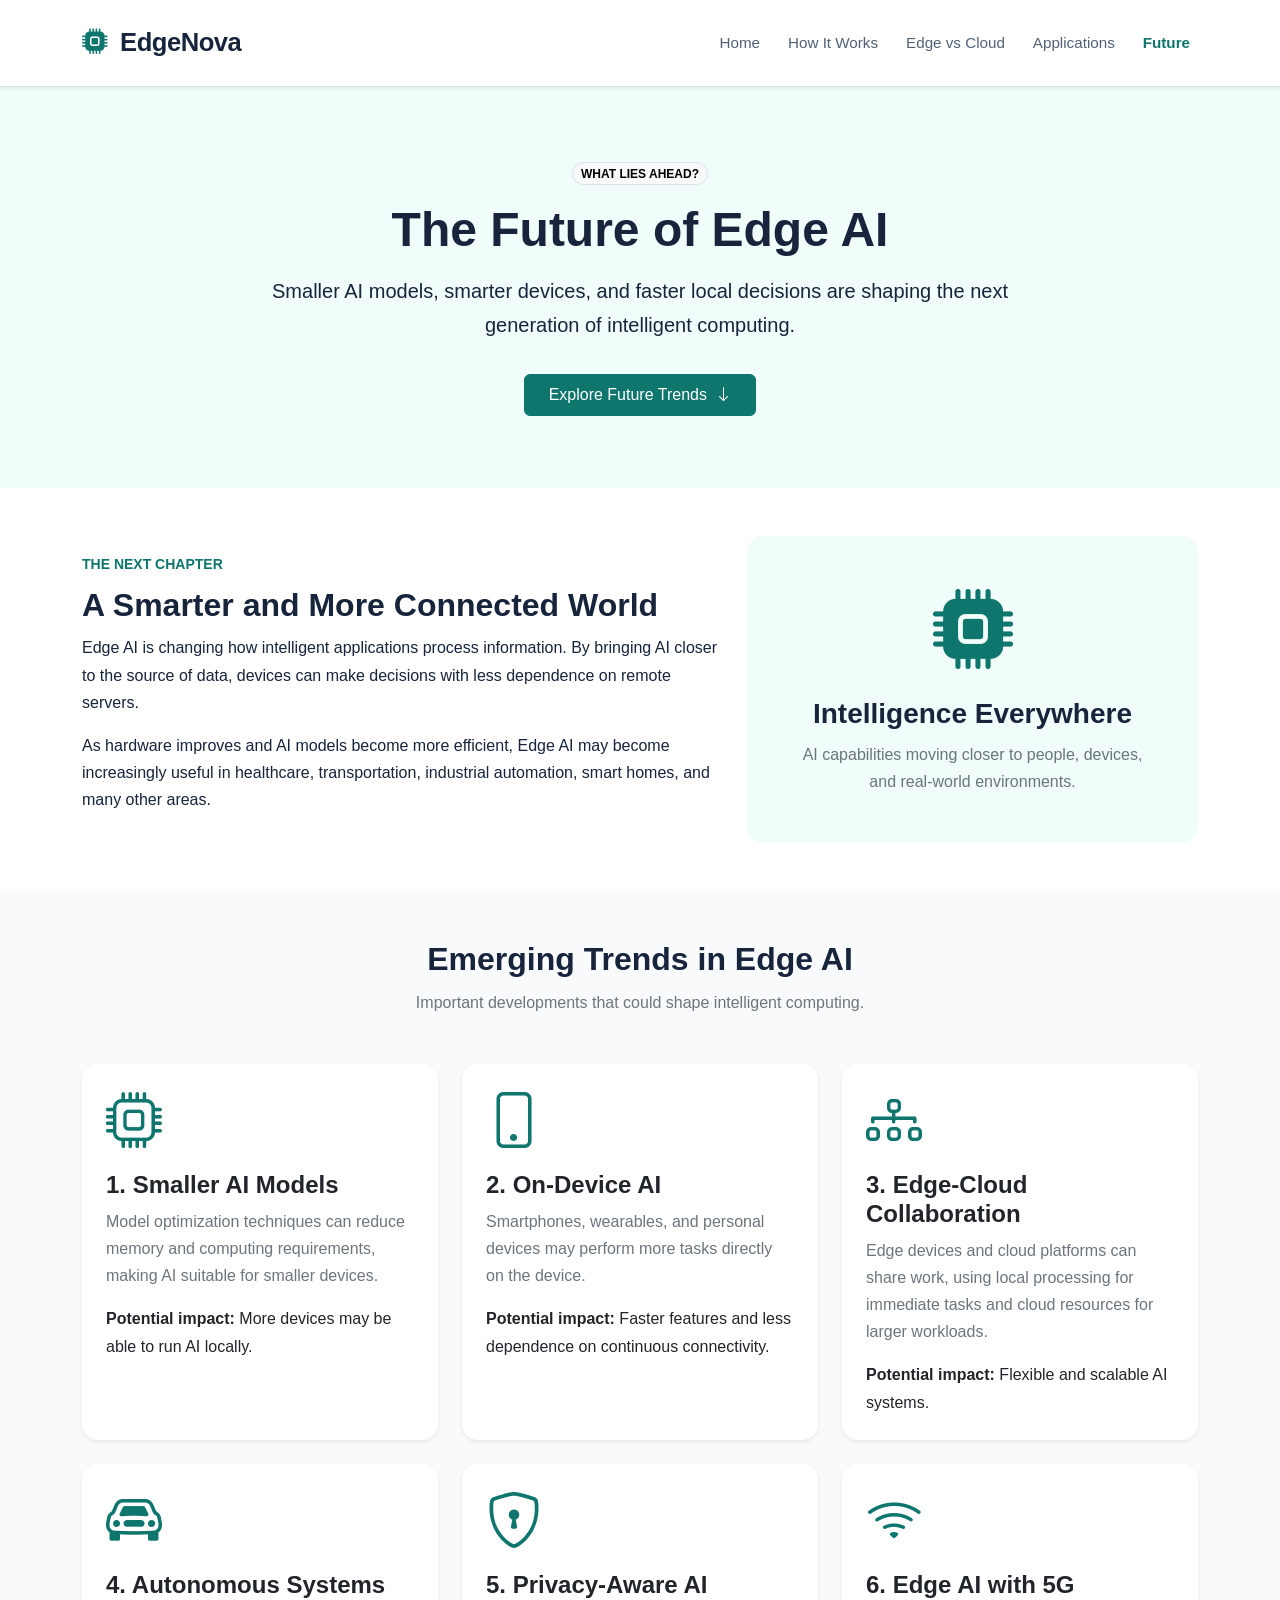
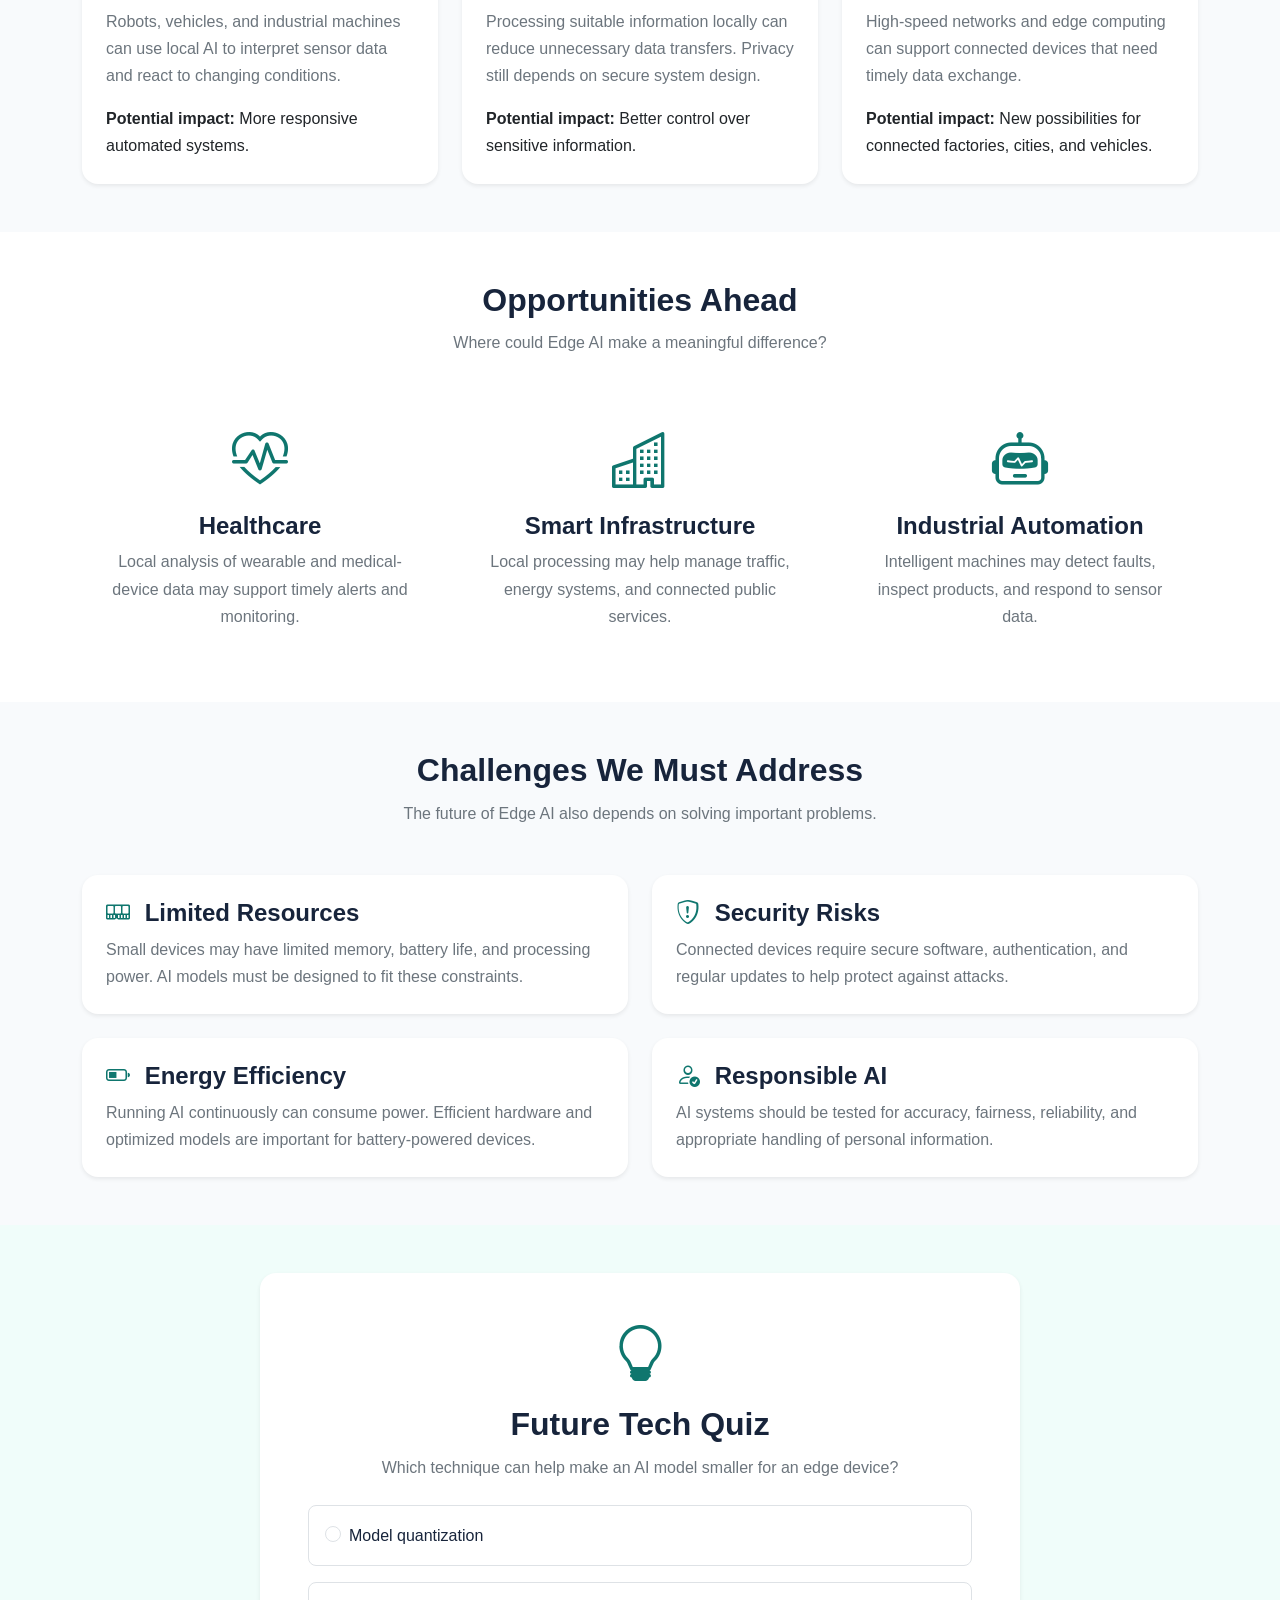
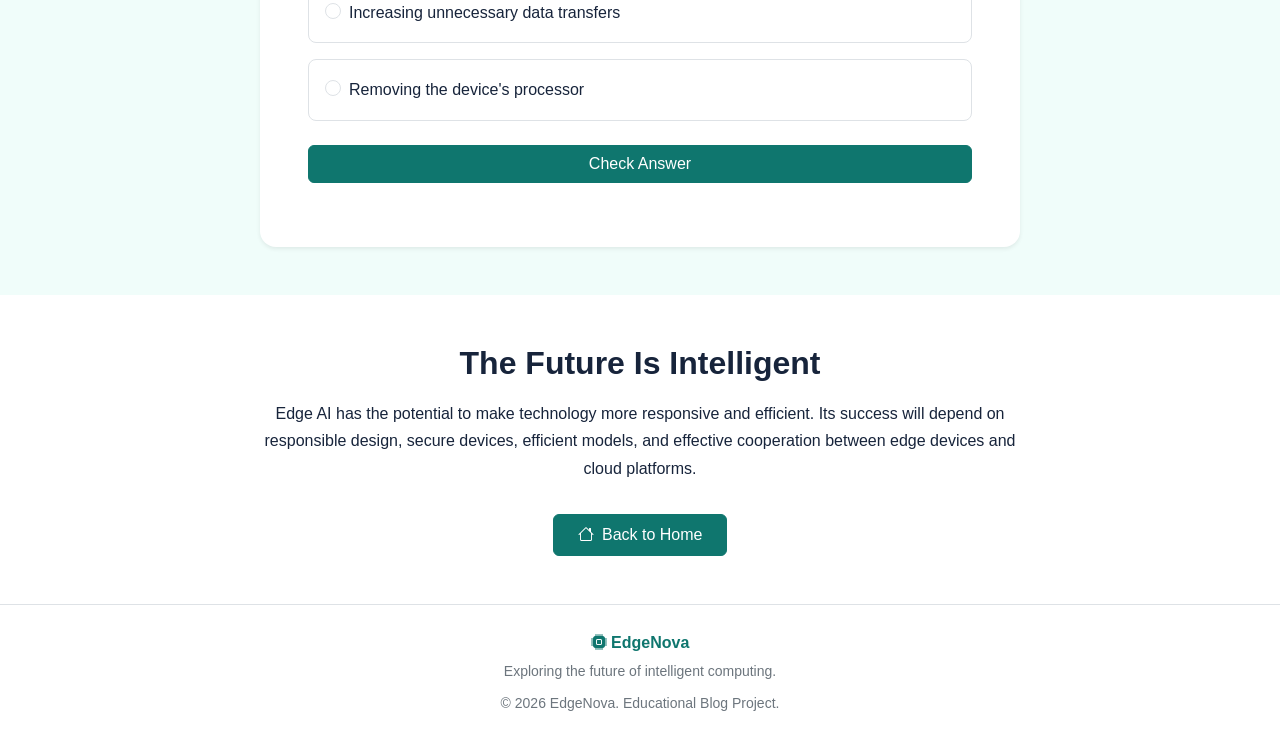
<file: future.html>
<!DOCTYPE html>
<html lang="en">
<head>
    <meta charset="UTF-8">
    <meta name="viewport" content="width=device-width, initial-scale=1.0">

    <title>Future of Edge AI | EdgeNova</title>
    <meta name="description" content="Explore the future of Edge AI, emerging trends, opportunities, challenges, and responsible AI development.">

    <link href="https://cdn.jsdelivr.net/npm/bootstrap@5.3.3/dist/css/bootstrap.min.css" rel="stylesheet">
    <link href="https://cdn.jsdelivr.net/npm/bootstrap-icons@1.11.3/font/bootstrap-icons.min.css" rel="stylesheet">
    <link rel="stylesheet" href="css/style.css">
</head>

<body>

<!-- Navigation Bar -->
<nav class="navbar navbar-expand-lg navbar-light bg-white sticky-top shadow-sm">
    <div class="container">
        <a class="navbar-brand fw-bold" href="index.html">
            <i class="bi bi-cpu-fill"></i> EdgeNova
        </a>

        <button class="navbar-toggler" type="button"
                data-bs-toggle="collapse" data-bs-target="#mainNavbar"
                aria-controls="mainNavbar" aria-expanded="false"
                aria-label="Toggle navigation">
            <span class="navbar-toggler-icon"></span>
        </button>

        <div class="collapse navbar-collapse" id="mainNavbar">
            <ul class="navbar-nav ms-auto align-items-lg-center">
                <li class="nav-item"><a class="nav-link" href="index.html">Home</a></li>
                <li class="nav-item"><a class="nav-link" href="how-it-works.html">How It Works</a></li>
                <li class="nav-item"><a class="nav-link" href="edge-vs-cloud.html">Edge vs Cloud</a></li>
                <li class="nav-item"><a class="nav-link" href="applications.html">Applications</a></li>
                <li class="nav-item"><a class="nav-link active" href="future.html">Future</a></li>
            </ul>
        </div>
    </div>
</nav>

<!-- Hero Section -->
<header class="py-5 text-center" style="background-color: #f0fdfa;">
    <div class="container py-4">
        <span class="badge rounded-pill text-bg-light border mb-3">
            WHAT LIES AHEAD?
        </span>

        <h1 class="display-5 fw-bold">The Future of Edge AI</h1>

        <p class="lead mx-auto mt-3" style="max-width: 760px;">
            Smaller AI models, smarter devices, and faster local decisions
            are shaping the next generation of intelligent computing.
        </p>

        <a href="#futureTrends" class="btn btn-success px-4 py-2 mt-3"
           style="background-color: #0f766e; border-color: #0f766e;">
            Explore Future Trends <i class="bi bi-arrow-down ms-1"></i>
        </a>
    </div>
</header>

<!-- Introduction -->
<section class="py-5">
    <div class="container">
        <div class="row align-items-center g-4">
            <div class="col-lg-7">
                <span class="small text-uppercase fw-bold"
                      style="color: #0f766e;">
                    The Next Chapter
                </span>

                <h2 class="fw-bold mt-2">
                    A Smarter and More Connected World
                </h2>

                <p>
                    Edge AI is changing how intelligent applications process
                    information. By bringing AI closer to the source of data,
                    devices can make decisions with less dependence on remote
                    servers.
                </p>

                <p>
                    As hardware improves and AI models become more efficient,
                    Edge AI may become increasingly useful in healthcare,
                    transportation, industrial automation, smart homes,
                    and many other areas.
                </p>
            </div>

            <div class="col-lg-5">
                <div class="rounded-4 text-center p-5"
                     style="background-color: #f0fdfa;">
                    <i class="bi bi-cpu-fill display-1"
                       style="color: #0f766e;"></i>

                    <h3 class="fw-bold mt-3">Intelligence Everywhere</h3>

                    <p class="text-secondary mb-0">
                        AI capabilities moving closer to people,
                        devices, and real-world environments.
                    </p>
                </div>
            </div>
        </div>
    </div>
</section>

<!-- Future Trends -->
<section id="futureTrends" class="py-5"
         style="background-color: #f8fafc;">
    <div class="container">
        <div class="text-center mb-5">
            <h2 class="fw-bold">Emerging Trends in Edge AI</h2>
            <p class="text-secondary">
                Important developments that could shape intelligent computing.
            </p>
        </div>

        <div class="row g-4">

            <div class="col-md-6 col-lg-4">
                <article class="card h-100 border-0 shadow-sm rounded-4 p-4">
                    <i class="bi bi-cpu display-4 mb-3"
                       style="color: #0f766e;"></i>

                    <h3 class="h4 fw-bold">1. Smaller AI Models</h3>

                    <p class="text-secondary">
                        Model optimization techniques can reduce memory
                        and computing requirements, making AI suitable
                        for smaller devices.
                    </p>

                    <p class="mb-0">
                        <strong>Potential impact:</strong> More devices
                        may be able to run AI locally.
                    </p>
                </article>
            </div>

            <div class="col-md-6 col-lg-4">
                <article class="card h-100 border-0 shadow-sm rounded-4 p-4">
                    <i class="bi bi-phone display-4 mb-3"
                       style="color: #0f766e;"></i>

                    <h3 class="h4 fw-bold">2. On-Device AI</h3>

                    <p class="text-secondary">
                        Smartphones, wearables, and personal devices
                        may perform more tasks directly on the device.
                    </p>

                    <p class="mb-0">
                        <strong>Potential impact:</strong> Faster features
                        and less dependence on continuous connectivity.
                    </p>
                </article>
            </div>

            <div class="col-md-6 col-lg-4">
                <article class="card h-100 border-0 shadow-sm rounded-4 p-4">
                    <i class="bi bi-diagram-3 display-4 mb-3"
                       style="color: #0f766e;"></i>

                    <h3 class="h4 fw-bold">3. Edge-Cloud Collaboration</h3>

                    <p class="text-secondary">
                        Edge devices and cloud platforms can share work,
                        using local processing for immediate tasks and
                        cloud resources for larger workloads.
                    </p>

                    <p class="mb-0">
                        <strong>Potential impact:</strong> Flexible
                        and scalable AI systems.
                    </p>
                </article>
            </div>

            <div class="col-md-6 col-lg-4">
                <article class="card h-100 border-0 shadow-sm rounded-4 p-4">
                    <i class="bi bi-car-front display-4 mb-3"
                       style="color: #0f766e;"></i>

                    <h3 class="h4 fw-bold">4. Autonomous Systems</h3>

                    <p class="text-secondary">
                        Robots, vehicles, and industrial machines can use
                        local AI to interpret sensor data and react to
                        changing conditions.
                    </p>

                    <p class="mb-0">
                        <strong>Potential impact:</strong> More responsive
                        automated systems.
                    </p>
                </article>
            </div>

            <div class="col-md-6 col-lg-4">
                <article class="card h-100 border-0 shadow-sm rounded-4 p-4">
                    <i class="bi bi-shield-lock display-4 mb-3"
                       style="color: #0f766e;"></i>

                    <h3 class="h4 fw-bold">5. Privacy-Aware AI</h3>

                    <p class="text-secondary">
                        Processing suitable information locally can reduce
                        unnecessary data transfers. Privacy still depends
                        on secure system design.
                    </p>

                    <p class="mb-0">
                        <strong>Potential impact:</strong> Better control
                        over sensitive information.
                    </p>
                </article>
            </div>

            <div class="col-md-6 col-lg-4">
                <article class="card h-100 border-0 shadow-sm rounded-4 p-4">
                    <i class="bi bi-wifi display-4 mb-3"
                       style="color: #0f766e;"></i>

                    <h3 class="h4 fw-bold">6. Edge AI with 5G</h3>

                    <p class="text-secondary">
                        High-speed networks and edge computing can support
                        connected devices that need timely data exchange.
                    </p>

                    <p class="mb-0">
                        <strong>Potential impact:</strong> New possibilities
                        for connected factories, cities, and vehicles.
                    </p>
                </article>
            </div>

        </div>
    </div>
</section>

<!-- Opportunities -->
<section class="py-5">
    <div class="container">
        <div class="text-center mb-5">
            <h2 class="fw-bold">Opportunities Ahead</h2>
            <p class="text-secondary">
                Where could Edge AI make a meaningful difference?
            </p>
        </div>

        <div class="row g-4">

            <div class="col-md-4">
                <div class="text-center p-4 h-100">
                    <i class="bi bi-heart-pulse display-4"
                       style="color: #0f766e;"></i>
                    <h4 class="fw-bold mt-3">Healthcare</h4>
                    <p class="text-secondary mb-0">
                        Local analysis of wearable and medical-device data
                        may support timely alerts and monitoring.
                    </p>
                </div>
            </div>

            <div class="col-md-4">
                <div class="text-center p-4 h-100">
                    <i class="bi bi-buildings display-4"
                       style="color: #0f766e;"></i>
                    <h4 class="fw-bold mt-3">Smart Infrastructure</h4>
                    <p class="text-secondary mb-0">
                        Local processing may help manage traffic,
                        energy systems, and connected public services.
                    </p>
                </div>
            </div>

            <div class="col-md-4">
                <div class="text-center p-4 h-100">
                    <i class="bi bi-robot display-4"
                       style="color: #0f766e;"></i>
                    <h4 class="fw-bold mt-3">Industrial Automation</h4>
                    <p class="text-secondary mb-0">
                        Intelligent machines may detect faults,
                        inspect products, and respond to sensor data.
                    </p>
                </div>
            </div>

        </div>
    </div>
</section>

<!-- Challenges -->
<section class="py-5" style="background-color: #f8fafc;">
    <div class="container">
        <div class="text-center mb-5">
            <h2 class="fw-bold">Challenges We Must Address</h2>
            <p class="text-secondary">
                The future of Edge AI also depends on solving important problems.
            </p>
        </div>

        <div class="row g-4">

            <div class="col-md-6">
                <div class="bg-white rounded-4 shadow-sm p-4 h-100">
                    <h4 class="fw-bold">
                        <i class="bi bi-memory me-2"
                           style="color: #0f766e;"></i>
                        Limited Resources
                    </h4>
                    <p class="text-secondary mb-0">
                        Small devices may have limited memory, battery life,
                        and processing power. AI models must be designed
                        to fit these constraints.
                    </p>
                </div>
            </div>

            <div class="col-md-6">
                <div class="bg-white rounded-4 shadow-sm p-4 h-100">
                    <h4 class="fw-bold">
                        <i class="bi bi-shield-exclamation me-2"
                           style="color: #0f766e;"></i>
                        Security Risks
                    </h4>
                    <p class="text-secondary mb-0">
                        Connected devices require secure software,
                        authentication, and regular updates to help
                        protect against attacks.
                    </p>
                </div>
            </div>

            <div class="col-md-6">
                <div class="bg-white rounded-4 shadow-sm p-4 h-100">
                    <h4 class="fw-bold">
                        <i class="bi bi-battery-half me-2"
                           style="color: #0f766e;"></i>
                        Energy Efficiency
                    </h4>
                    <p class="text-secondary mb-0">
                        Running AI continuously can consume power.
                        Efficient hardware and optimized models are
                        important for battery-powered devices.
                    </p>
                </div>
            </div>

            <div class="col-md-6">
                <div class="bg-white rounded-4 shadow-sm p-4 h-100">
                    <h4 class="fw-bold">
                        <i class="bi bi-person-check me-2"
                           style="color: #0f766e;"></i>
                        Responsible AI
                    </h4>
                    <p class="text-secondary mb-0">
                        AI systems should be tested for accuracy,
                        fairness, reliability, and appropriate handling
                        of personal information.
                    </p>
                </div>
            </div>

        </div>
    </div>
</section>

<!-- Interactive Future Quiz -->
<section class="py-5" style="background-color: #f0fdfa;">
    <div class="container">
        <div class="mx-auto bg-white rounded-4 shadow-sm p-4 p-md-5"
             style="max-width: 760px;">

            <div class="text-center mb-4">
                <i class="bi bi-lightbulb display-4"
                   style="color: #0f766e;"></i>

                <h2 class="fw-bold mt-3">Future Tech Quiz</h2>

                <p class="text-secondary">
                    Which technique can help make an AI model smaller
                    for an edge device?
                </p>
            </div>

            <form id="futureQuiz">
                <div class="form-check border rounded-3 p-3 mb-3">
                    <input class="form-check-input ms-0 me-2"
                           type="radio" name="futureAnswer"
                           id="futureAnswer1" value="a">
                    <label class="form-check-label" for="futureAnswer1">
                        Model quantization
                    </label>
                </div>

                <div class="form-check border rounded-3 p-3 mb-3">
                    <input class="form-check-input ms-0 me-2"
                           type="radio" name="futureAnswer"
                           id="futureAnswer2" value="b">
                    <label class="form-check-label" for="futureAnswer2">
                        Increasing unnecessary data transfers
                    </label>
                </div>

                <div class="form-check border rounded-3 p-3 mb-4">
                    <input class="form-check-input ms-0 me-2"
                           type="radio" name="futureAnswer"
                           id="futureAnswer3" value="c">
                    <label class="form-check-label" for="futureAnswer3">
                        Removing the device's processor
                    </label>
                </div>

                <button type="submit" class="btn btn-success w-100"
                        style="background-color: #0f766e; border-color: #0f766e;">
                    Check Answer
                </button>
            </form>

            <div id="futureQuizResult" class="mt-3 text-center fw-bold"
                 role="status" aria-live="polite"></div>
        </div>
    </div>
</section>

<!-- Conclusion -->
<section class="py-5 text-center">
    <div class="container">
        <h2 class="fw-bold">The Future Is Intelligent</h2>

        <p class="mx-auto mt-3" style="max-width: 760px;">
            Edge AI has the potential to make technology more responsive
            and efficient. Its success will depend on responsible design,
            secure devices, efficient models, and effective cooperation
            between edge devices and cloud platforms.
        </p>

        <a href="index.html" class="btn btn-success px-4 py-2 mt-3"
           style="background-color: #0f766e; border-color: #0f766e;">
            <i class="bi bi-house me-1"></i> Back to Home
        </a>
    </div>
</section>

<!-- Footer -->
<footer class="py-4 text-center text-secondary border-top">
    <div class="container">
        <p class="fw-bold mb-1" style="color: #0f766e;">
            <i class="bi bi-cpu-fill"></i> EdgeNova
        </p>

        <p class="small mb-0">
            Exploring the future of intelligent computing.
        </p>

        <p class="small mt-2 mb-0">
            &copy; <span id="currentYear"></span> EdgeNova. Educational Blog Project.
        </p>
    </div>
</footer>

<!-- Back to Top Button -->
<button id="backToTop" type="button"
        class="btn btn-success rounded-circle shadow"
        aria-label="Back to top"
        style="display: none; position: fixed; bottom: 25px; right: 25px; z-index: 1000; width: 45px; height: 45px; background-color: #0f766e; border-color: #0f766e;">
    <i class="bi bi-arrow-up"></i>
</button>

<script src="https://cdn.jsdelivr.net/npm/bootstrap@5.3.3/dist/js/bootstrap.bundle.min.js"></script>
<script src="js/script.js"></script>

<!-- Future Quiz JavaScript -->
<script>
document.addEventListener("DOMContentLoaded", function () {
    const quiz = document.getElementById("futureQuiz");
    const result = document.getElementById("futureQuizResult");

    if (quiz && result) {
        quiz.addEventListener("submit", function (event) {
            event.preventDefault();

            const selected = document.querySelector(
                'input[name="futureAnswer"]:checked'
            );

            if (!selected) {
                result.textContent = "Please select an answer first.";
                result.style.color = "#b45309";
                return;
            }

            if (selected.value === "a") {
                result.textContent =
                    "Correct! Quantization can reduce the memory and computing requirements of an AI model.";
                result.style.color = "#0f766e";
            } else {
                result.textContent =
                    "Try again! Look for the technique that can reduce a model's resource requirements.";
                result.style.color = "#b91c1c";
            }
        });
    }
});
</script>

</body>
</html>
</file>
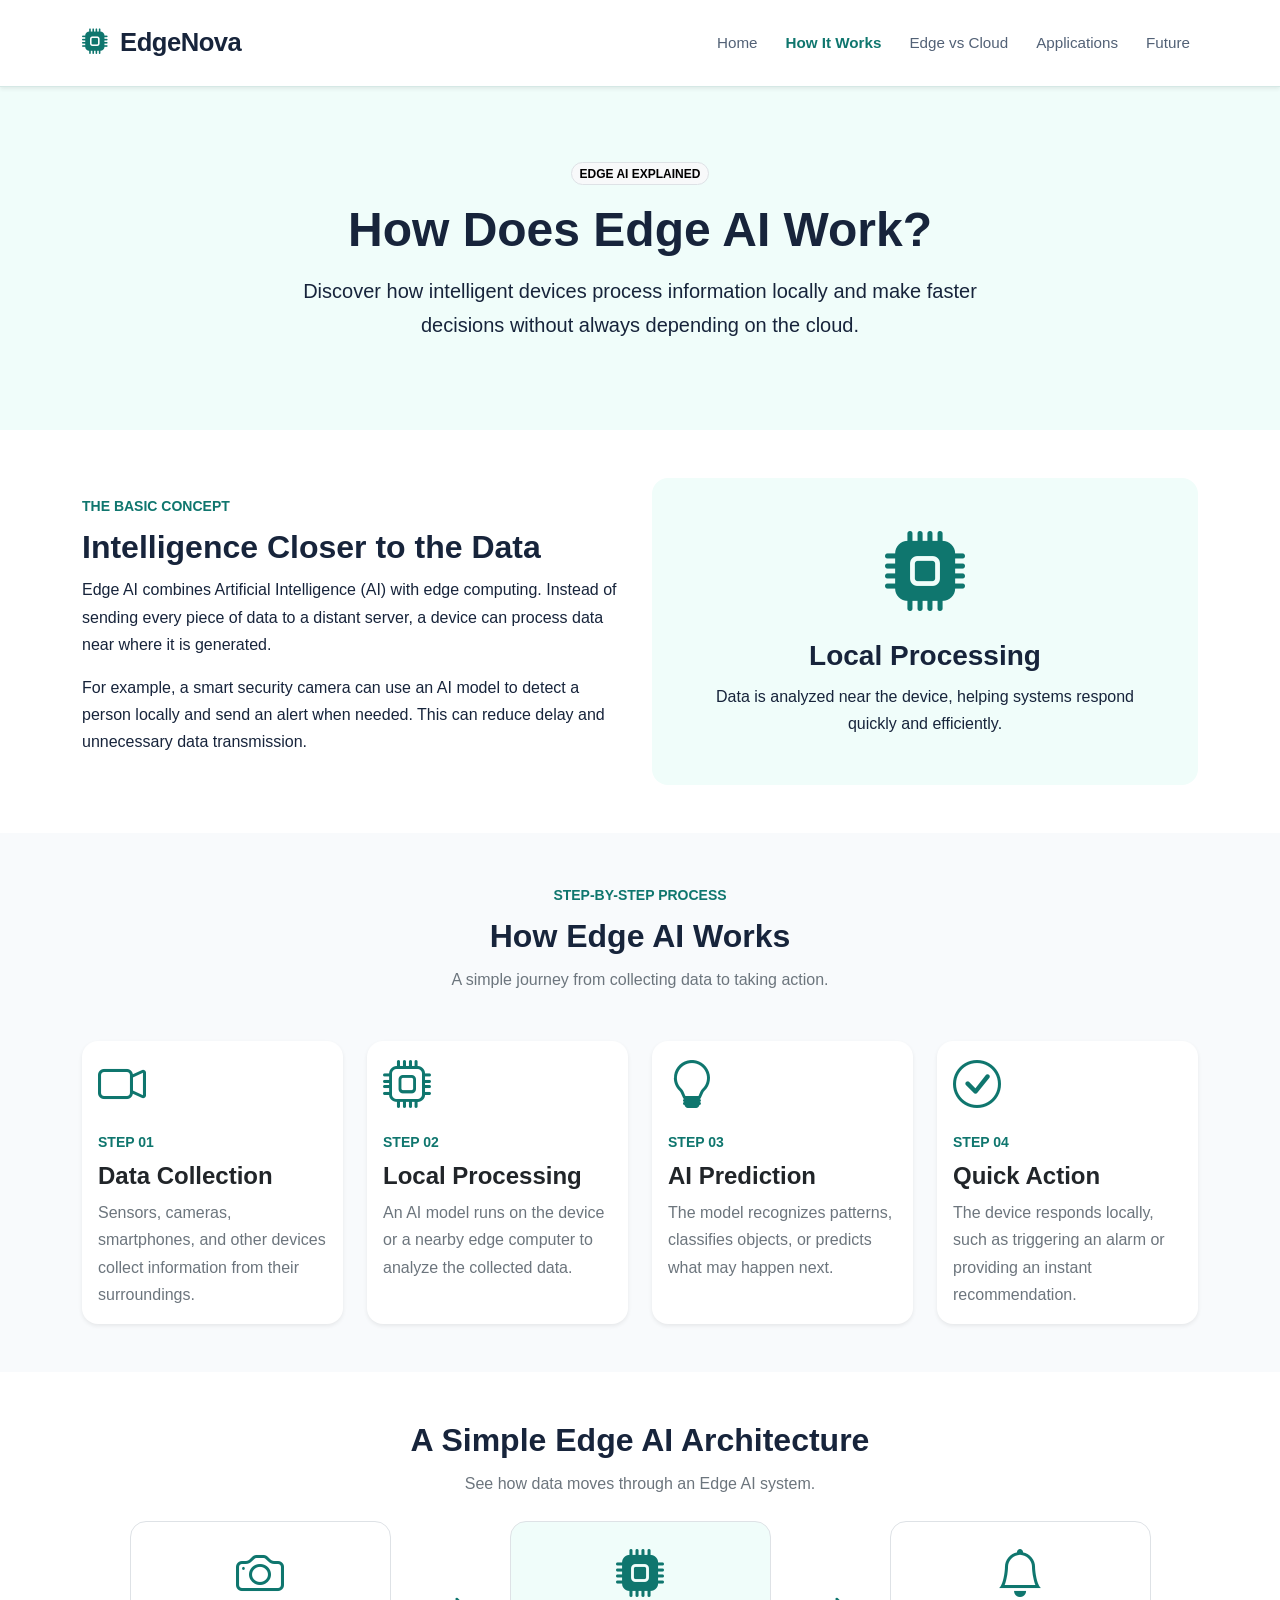
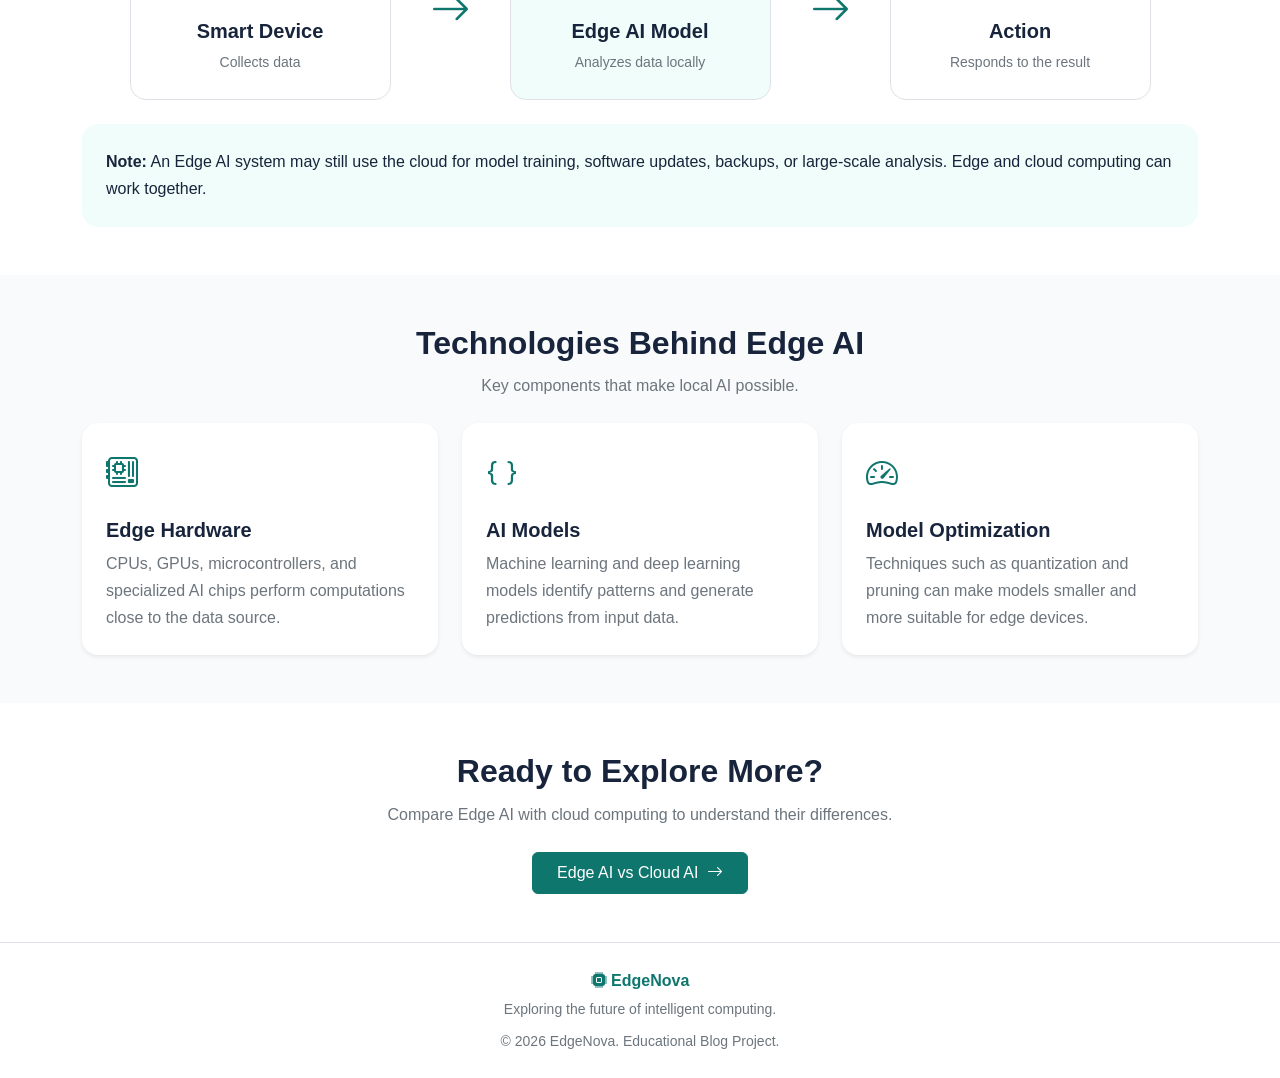
<file: how-it-works.html>
<!DOCTYPE html>
<html lang="en">
<head>
    <meta charset="UTF-8">
    <meta name="viewport" content="width=device-width, initial-scale=1.0">

    <title>How Edge AI Works | EdgeNova</title>
    <meta name="description" content="Learn how Edge AI processes data locally, from devices to intelligent decisions.">

    <link href="https://cdn.jsdelivr.net/npm/bootstrap@5.3.3/dist/css/bootstrap.min.css" rel="stylesheet">
    <link href="https://cdn.jsdelivr.net/npm/bootstrap-icons@1.11.3/font/bootstrap-icons.min.css" rel="stylesheet">
    <link rel="stylesheet" href="css/style.css">
</head>

<body>

<!-- Navigation Bar -->
<nav class="navbar navbar-expand-lg navbar-light bg-white sticky-top shadow-sm">
    <div class="container">
        <a class="navbar-brand fw-bold" href="index.html">
            <i class="bi bi-cpu-fill"></i> EdgeNova
        </a>

        <button class="navbar-toggler" type="button"
                data-bs-toggle="collapse" data-bs-target="#mainNavbar"
                aria-controls="mainNavbar" aria-expanded="false"
                aria-label="Toggle navigation">
            <span class="navbar-toggler-icon"></span>
        </button>

        <div class="collapse navbar-collapse" id="mainNavbar">
            <ul class="navbar-nav ms-auto align-items-lg-center">
                <li class="nav-item"><a class="nav-link" href="index.html">Home</a></li>
                <li class="nav-item"><a class="nav-link active" href="how-it-works.html">How It Works</a></li>
                <li class="nav-item"><a class="nav-link" href="edge-vs-cloud.html">Edge vs Cloud</a></li>
                <li class="nav-item"><a class="nav-link" href="applications.html">Applications</a></li>
                <li class="nav-item"><a class="nav-link" href="future.html">Future</a></li>
            </ul>
        </div>
    </div>
</nav>

<!-- Page Header -->
<header class="py-5 text-center" style="background-color: #f0fdfa;">
    <div class="container py-4">
        <span class="badge rounded-pill text-bg-light border mb-3">EDGE AI EXPLAINED</span>
        <h1 class="display-5 fw-bold">How Does Edge AI Work?</h1>
        <p class="lead mx-auto mt-3" style="max-width: 750px;">
            Discover how intelligent devices process information locally
            and make faster decisions without always depending on the cloud.
        </p>
    </div>
</header>

<!-- Introduction -->
<section class="py-5">
    <div class="container">
        <div class="row align-items-center g-4">
            <div class="col-lg-6">
                <span class="text-uppercase fw-bold small" style="color: #0f766e;">
                    The Basic Concept
                </span>
                <h2 class="fw-bold mt-2">Intelligence Closer to the Data</h2>
                <p>
                    Edge AI combines Artificial Intelligence (AI) with edge
                    computing. Instead of sending every piece of data to a
                    distant server, a device can process data near where it
                    is generated.
                </p>
                <p>
                    For example, a smart security camera can use an AI model
                    to detect a person locally and send an alert when needed.
                    This can reduce delay and unnecessary data transmission.
                </p>
            </div>

            <div class="col-lg-6">
                <div class="p-4 p-md-5 rounded-4 text-center"
                     style="background-color: #f0fdfa;">
                    <i class="bi bi-cpu-fill display-1" style="color: #0f766e;"></i>
                    <h3 class="fw-bold mt-3">Local Processing</h3>
                    <p class="mb-0">
                        Data is analyzed near the device, helping systems
                        respond quickly and efficiently.
                    </p>
                </div>
            </div>
        </div>
    </div>
</section>

<!-- How It Works Steps -->
<section class="py-5" style="background-color: #f8fafc;">
    <div class="container">
        <div class="text-center mb-5">
            <span class="text-uppercase fw-bold small" style="color: #0f766e;">
                Step-by-Step Process
            </span>
            <h2 class="fw-bold mt-2">How Edge AI Works</h2>
            <p class="text-secondary">
                A simple journey from collecting data to taking action.
            </p>
        </div>

        <div class="row g-4">

            <div class="col-md-6 col-lg-3">
                <div class="card h-100 border-0 shadow-sm rounded-4 p-3">
                    <div class="display-5 mb-3" style="color: #0f766e;">
                        <i class="bi bi-camera-video"></i>
                    </div>
                    <span class="small fw-bold" style="color: #0f766e;">STEP 01</span>
                    <h4 class="fw-bold mt-2">Data Collection</h4>
                    <p class="text-secondary mb-0">
                        Sensors, cameras, smartphones, and other devices
                        collect information from their surroundings.
                    </p>
                </div>
            </div>

            <div class="col-md-6 col-lg-3">
                <div class="card h-100 border-0 shadow-sm rounded-4 p-3">
                    <div class="display-5 mb-3" style="color: #0f766e;">
                        <i class="bi bi-cpu"></i>
                    </div>
                    <span class="small fw-bold" style="color: #0f766e;">STEP 02</span>
                    <h4 class="fw-bold mt-2">Local Processing</h4>
                    <p class="text-secondary mb-0">
                        An AI model runs on the device or a nearby edge
                        computer to analyze the collected data.
                    </p>
                </div>
            </div>

            <div class="col-md-6 col-lg-3">
                <div class="card h-100 border-0 shadow-sm rounded-4 p-3">
                    <div class="display-5 mb-3" style="color: #0f766e;">
                        <i class="bi bi-lightbulb"></i>
                    </div>
                    <span class="small fw-bold" style="color: #0f766e;">STEP 03</span>
                    <h4 class="fw-bold mt-2">AI Prediction</h4>
                    <p class="text-secondary mb-0">
                        The model recognizes patterns, classifies objects,
                        or predicts what may happen next.
                    </p>
                </div>
            </div>

            <div class="col-md-6 col-lg-3">
                <div class="card h-100 border-0 shadow-sm rounded-4 p-3">
                    <div class="display-5 mb-3" style="color: #0f766e;">
                        <i class="bi bi-check-circle"></i>
                    </div>
                    <span class="small fw-bold" style="color: #0f766e;">STEP 04</span>
                    <h4 class="fw-bold mt-2">Quick Action</h4>
                    <p class="text-secondary mb-0">
                        The device responds locally, such as triggering
                        an alarm or providing an instant recommendation.
                    </p>
                </div>
            </div>

        </div>
    </div>
</section>

<!-- Architecture -->
<section class="py-5">
    <div class="container">
        <div class="text-center mb-4">
            <h2 class="fw-bold">A Simple Edge AI Architecture</h2>
            <p class="text-secondary">
                See how data moves through an Edge AI system.
            </p>
        </div>

        <div class="row justify-content-center align-items-center g-3 text-center">

            <div class="col-10 col-md-3">
                <div class="p-4 rounded-4 border h-100">
                    <i class="bi bi-camera display-5" style="color: #0f766e;"></i>
                    <h5 class="fw-bold mt-3">Smart Device</h5>
                    <p class="small text-secondary mb-0">Collects data</p>
                </div>
            </div>

            <div class="col-2 col-md-1">
                <i class="bi bi-arrow-right display-6" style="color: #0f766e;"></i>
            </div>

            <div class="col-10 col-md-3">
                <div class="p-4 rounded-4 border h-100"
                     style="background-color: #f0fdfa;">
                    <i class="bi bi-cpu-fill display-5" style="color: #0f766e;"></i>
                    <h5 class="fw-bold mt-3">Edge AI Model</h5>
                    <p class="small text-secondary mb-0">Analyzes data locally</p>
                </div>
            </div>

            <div class="col-2 col-md-1">
                <i class="bi bi-arrow-right display-6" style="color: #0f766e;"></i>
            </div>

            <div class="col-10 col-md-3">
                <div class="p-4 rounded-4 border h-100">
                    <i class="bi bi-bell display-5" style="color: #0f766e;"></i>
                    <h5 class="fw-bold mt-3">Action</h5>
                    <p class="small text-secondary mb-0">Responds to the result</p>
                </div>
            </div>

        </div>

        <div class="mt-4 p-4 rounded-4"
             style="background-color: #f0fdfa;">
            <p class="mb-0">
                <strong>Note:</strong> An Edge AI system may still use the
                cloud for model training, software updates, backups, or
                large-scale analysis. Edge and cloud computing can work together.
            </p>
        </div>
    </div>
</section>

<!-- Technologies -->
<section class="py-5" style="background-color: #f8fafc;">
    <div class="container">
        <div class="text-center mb-4">
            <h2 class="fw-bold">Technologies Behind Edge AI</h2>
            <p class="text-secondary">Key components that make local AI possible.</p>
        </div>

        <div class="row g-4">
            <div class="col-md-4">
                <div class="bg-white rounded-4 shadow-sm p-4 h-100">
                    <i class="bi bi-motherboard fs-2" style="color: #0f766e;"></i>
                    <h5 class="fw-bold mt-3">Edge Hardware</h5>
                    <p class="text-secondary mb-0">
                        CPUs, GPUs, microcontrollers, and specialized AI chips
                        perform computations close to the data source.
                    </p>
                </div>
            </div>

            <div class="col-md-4">
                <div class="bg-white rounded-4 shadow-sm p-4 h-100">
                    <i class="bi bi-braces fs-2" style="color: #0f766e;"></i>
                    <h5 class="fw-bold mt-3">AI Models</h5>
                    <p class="text-secondary mb-0">
                        Machine learning and deep learning models identify
                        patterns and generate predictions from input data.
                    </p>
                </div>
            </div>

            <div class="col-md-4">
                <div class="bg-white rounded-4 shadow-sm p-4 h-100">
                    <i class="bi bi-speedometer2 fs-2" style="color: #0f766e;"></i>
                    <h5 class="fw-bold mt-3">Model Optimization</h5>
                    <p class="text-secondary mb-0">
                        Techniques such as quantization and pruning can make
                        models smaller and more suitable for edge devices.
                    </p>
                </div>
            </div>
        </div>
    </div>
</section>

<!-- CTA -->
<section class="py-5 text-center">
    <div class="container">
        <h2 class="fw-bold">Ready to Explore More?</h2>
        <p class="text-secondary mt-2">
            Compare Edge AI with cloud computing to understand their differences.
        </p>
        <a href="edge-vs-cloud.html" class="btn btn-success px-4 py-2 mt-2"
           style="background-color: #0f766e; border-color: #0f766e;">
            Edge AI vs Cloud AI <i class="bi bi-arrow-right ms-1"></i>
        </a>
    </div>
</section>

<!-- Footer -->
<footer class="py-4 text-center text-secondary border-top">
    <div class="container">
        <p class="fw-bold mb-1" style="color: #0f766e;">
            <i class="bi bi-cpu-fill"></i> EdgeNova
        </p>
        <p class="small mb-0">
            Exploring the future of intelligent computing.
        </p>
        <p class="small mt-2 mb-0">
            &copy; <span id="currentYear"></span> EdgeNova. Educational Blog Project.
        </p>
    </div>
</footer>

<!-- Back to Top Button -->
<button id="backToTop" type="button"
        class="btn btn-success rounded-circle shadow"
        aria-label="Back to top"
        style="display: none; position: fixed; bottom: 25px; right: 25px; z-index: 1000; width: 45px; height: 45px; background-color: #0f766e; border-color: #0f766e;">
    <i class="bi bi-arrow-up"></i>
</button>

<script src="https://cdn.jsdelivr.net/npm/bootstrap@5.3.3/dist/js/bootstrap.bundle.min.js"></script>
<script src="js/script.js"></script>

</body>
</html>
</file>
<file: css/style.css>
/* =========================================
   EdgeNova - Teal & White Theme
   Responsive and Print-Friendly CSS
   ========================================= */

/* 1. Global Settings */
:root {
    --bg-dark: #ffffff;
    --bg-card: #ffffff;
    --bg-section: #f0fdfa;
    --primary: #0f766e;
    --secondary: #0d9488;
    --text-main: #17243b;
    --text-muted: #526176;
    --border-color: #d5e8e5;
    --shadow: 0 5px 20px rgba(15, 118, 110, 0.07);
}

* {
    margin: 0;
    padding: 0;
    box-sizing: border-box;
}

html {
    scroll-behavior: smooth;
    scroll-padding-top: 85px;
}

body {
    background: var(--bg-dark);
    color: var(--text-main);
    font-family: Arial, Helvetica, sans-serif;
    line-height: 1.7;
    overflow-x: hidden;
}

a {
    text-decoration: none;
}

section {
    padding: 85px 0;
}

h1,
h2,
h3 {
    font-weight: 700;
    line-height: 1.3;
}

::selection {
    background: #ccfbf1;
    color: #17243b;
}


/* 2. Navigation Bar */
.navbar {
    background: #ffffff;
    padding: 16px 0;
    border-bottom: 1px solid var(--border-color);
    position: sticky;
    top: 0;
    z-index: 1000;
    box-shadow: 0 2px 12px rgba(15, 118, 110, 0.04);
}

.navbar-brand {
    font-size: 1.6rem;
    letter-spacing: -0.5px;
    color: var(--text-main);
}

.navbar-brand i {
    color: var(--primary);
    margin-right: 6px;
}

.navbar-nav {
    gap: 12px;
}

.nav-link {
    color: var(--text-muted);
    font-size: 0.95rem;
    font-weight: 500;
    transition: 0.3s ease;
}

.nav-link:hover,
.nav-link.active {
    color: var(--primary);
}

.navbar-toggler {
    border-color: var(--border-color);
}

.navbar-toggler:focus {
    box-shadow: 0 0 0 0.15rem rgba(15, 118, 110, 0.2);
}

.navbar-toggler-icon {
    filter: invert(1);
}


/* 3. Hero Section */
.hero-section {
    min-height: 550px;
    display: flex;
    align-items: center;
    padding: 90px 0;
    background: linear-gradient(
        135deg,
        #f0fdfa,
        #e6fffa
    );
    border-bottom: 1px solid var(--border-color);
}

.hero-badge {
    display: inline-block;
    padding: 8px 15px;
    border: 1px solid #99f6e4;
    border-radius: 30px;
    color: var(--primary);
    background: #ffffff;
    font-size: 0.78rem;
    font-weight: bold;
    letter-spacing: 1.2px;
    margin-bottom: 25px;
}

.hero-section h1 {
    font-size: clamp(2.8rem, 6vw, 5rem);
    letter-spacing: -2px;
    margin-bottom: 25px;
    color: var(--text-main);
}

.hero-section h1 span {
    color: var(--primary);
}

.hero-description {
    color: var(--text-muted);
    font-size: 1.1rem;
    max-width: 620px;
    margin-bottom: 32px;
}

.btn-primary-custom,
.btn-outline-custom {
    display: inline-block;
    padding: 12px 23px;
    border-radius: 8px;
    font-weight: 600;
    transition: 0.3s ease;
    margin: 5px 8px 5px 0;
}

.btn-primary-custom {
    color: #ffffff;
    background: var(--primary);
    border: 1px solid var(--primary);
}

.btn-primary-custom:hover {
    color: #ffffff;
    background: #115e59;
    border-color: #115e59;
    transform: translateY(-2px);
    box-shadow: 0 6px 18px rgba(15, 118, 110, 0.2);
}

.btn-outline-custom {
    color: var(--primary);
    border: 1px solid #99f6e4;
    background: #ffffff;
}

.btn-outline-custom:hover {
    color: #ffffff;
    background: var(--primary);
    border-color: var(--primary);
}


/* 4. Hero Animated Icon */
.hero-icon {
    width: 250px;
    height: 250px;
    border-radius: 50%;
    border: 1px solid #99f6e4;
    background: radial-gradient(
        circle,
        #ffffff,
        #e6fffa
    );
    display: flex;
    justify-content: center;
    align-items: center;
    position: relative;
    margin: auto;
    box-shadow: 0 10px 35px rgba(15, 118, 110, 0.1);
}

.hero-icon > i {
    font-size: 7rem;
    color: var(--primary);
    animation: pulse 3s infinite ease-in-out;
}

.orbit {
    position: absolute;
    border: 1px solid rgba(15, 118, 110, 0.25);
    border-radius: 50%;
    animation: rotate 10s linear infinite;
}

.orbit-one {
    width: 290px;
    height: 110px;
    transform: rotate(45deg);
}

.orbit-two {
    width: 290px;
    height: 110px;
    transform: rotate(-45deg);
}

.hero-icon-caption {
    color: var(--text-muted);
    font-size: 0.75rem;
    letter-spacing: 1.5px;
    margin-top: 35px;
}

@keyframes pulse {
    0%,
    100% {
        transform: scale(1);
    }

    50% {
        transform: scale(1.08);
    }
}

@keyframes rotate {
    from {
        rotate: 0deg;
    }

    to {
        rotate: 360deg;
    }
}


/* 5. Section Headings */
.section-heading {
    max-width: 750px;
    margin: auto;
    text-align: center;
}

.section-label {
    color: var(--primary);
    font-size: 0.78rem;
    font-weight: bold;
    letter-spacing: 2px;
    margin-bottom: 12px;
}

.section-heading h2,
.articles-section h2,
.cta-section h2 {
    font-size: clamp(2rem, 4vw, 2.8rem);
    margin-bottom: 18px;
    color: var(--text-main);
}

.section-heading > p:last-child {
    color: var(--text-muted);
}


/* 6. Introduction and Feature Cards */
.intro-section {
    background: var(--bg-section);
}

.feature-card {
    height: 100%;
    padding: 32px 26px;
    background: #ffffff;
    border: 1px solid var(--border-color);
    border-radius: 14px;
    box-shadow: var(--shadow);
    transition: transform 0.3s ease,
                border-color 0.3s ease,
                box-shadow 0.3s ease;
}

.feature-card:hover {
    transform: translateY(-6px);
    border-color: #5eead4;
    box-shadow: 0 12px 28px rgba(15, 118, 110, 0.1);
}

.feature-icon {
    width: 55px;
    height: 55px;
    display: flex;
    align-items: center;
    justify-content: center;
    background: #ccfbf1;
    border-radius: 12px;
    margin-bottom: 23px;
}

.feature-icon i {
    color: var(--primary);
    font-size: 1.7rem;
}

.feature-card h3 {
    font-size: 1.25rem;
    margin-bottom: 13px;
    color: var(--text-main);
}

.feature-card p {
    color: var(--text-muted);
    margin-bottom: 0;
    font-size: 0.95rem;
}


/* 7. Articles Section */
.articles-section {
    background: #ffffff;
}

.article-count {
    color: var(--text-muted);
    font-size: 0.8rem;
    letter-spacing: 1px;
}

.article-card {
    height: 100%;
    padding: 30px;
    background: #ffffff;
    border: 1px solid var(--border-color);
    border-radius: 14px;
    box-shadow: var(--shadow);
    transition: transform 0.3s ease,
                border-color 0.3s ease,
                box-shadow 0.3s ease;
}

.article-card:hover {
    transform: translateY(-6px);
    border-color: #5eead4;
    box-shadow: 0 12px 28px rgba(15, 118, 110, 0.1);
}

.article-number {
    display: block;
    color: var(--text-muted);
    font-size: 0.72rem;
    letter-spacing: 1.5px;
    margin-bottom: 25px;
}

.article-icon {
    display: block;
    color: var(--primary);
    font-size: 2.5rem;
    margin-bottom: 20px;
}

.article-card h3 {
    font-size: 1.3rem;
    margin-bottom: 14px;
    color: var(--text-main);
}

.article-card p {
    color: var(--text-muted);
    font-size: 0.95rem;
    min-height: 80px;
}

.article-link {
    display: inline-block;
    color: var(--primary);
    font-weight: 600;
    margin-top: 10px;
    transition: 0.3s ease;
}

.article-link:hover {
    color: #115e59;
    transform: translateX(4px);
}


/* 8. Call To Action */
.cta-section {
    background: #f0fdfa;
    border-top: 1px solid var(--border-color);
    border-bottom: 1px solid var(--border-color);
    text-align: center;
}

.cta-section > .container > p:not(.section-label) {
    color: var(--text-muted);
    margin-bottom: 25px;
}


/* 9. Footer */
.site-footer {
    padding: 40px 0;
    background: #f4f7fb;
    border-top: 1px solid var(--border-color);
}

.footer-brand {
    font-size: 1.4rem;
    color: var(--text-main);
    font-weight: bold;
}

.footer-brand i {
    color: var(--primary);
}

.footer-text {
    color: var(--text-muted);
    font-size: 0.85rem;
    margin: 8px 0;
}

.site-footer a:not(.footer-brand) {
    color: var(--text-muted);
    font-size: 0.85rem;
}

.site-footer a:hover {
    color: var(--primary);
}

.footer-divider {
    color: var(--text-muted);
    margin: 0 8px;
}


/* 10. Back To Top Button */
#backToTop {
    position: fixed;
    right: 25px;
    bottom: 25px;
    width: 45px;
    height: 45px;
    border: none;
    border-radius: 10px;
    background: var(--primary);
    color: #ffffff;
    font-size: 1.3rem;
    cursor: pointer;
    display: none;
    z-index: 999;
    transition: 0.3s ease;
}

#backToTop:hover {
    background: #115e59;
    transform: translateY(-3px);
}


/* 11. Responsive Design */
@media (max-width: 991px) {
    .navbar-nav {
        gap: 3px;
        padding-top: 15px;
    }

    .hero-section {
        text-align: center;
        padding: 75px 0;
    }

    .hero-description {
        margin-left: auto;
        margin-right: auto;
    }

    .hero-section h1 {
        letter-spacing: -1px;
    }

    .hero-icon {
        width: 210px;
        height: 210px;
    }

    .hero-icon > i {
        font-size: 5.5rem;
    }

    .orbit-one,
    .orbit-two {
        width: 245px;
        height: 90px;
    }

    .article-card p {
        min-height: auto;
    }
}

@media (max-width: 576px) {
    section {
        padding: 60px 0;
    }

    .hero-section {
        padding: 60px 0;
    }

    .hero-section h1 {
        font-size: 2.7rem;
    }

    .hero-description {
        font-size: 1rem;
    }

    .btn-primary-custom,
    .btn-outline-custom {
        padding: 11px 16px;
        font-size: 0.9rem;
    }

    .hero-icon {
        width: 175px;
        height: 175px;
    }

    .hero-icon > i {
        font-size: 4.5rem;
    }

    .orbit-one,
    .orbit-two {
        width: 205px;
        height: 75px;
    }

    .feature-card,
    .article-card {
        padding: 25px 22px;
    }

    .site-footer {
        text-align: center;
    }

    #backToTop {
        right: 15px;
        bottom: 15px;
    }
}


/* 12. Print-Friendly Styles */
@media print {
    @page {
        size: A4;
        margin: 15mm;
    }

    body {
        background: #ffffff !important;
        color: #17243b !important;
        font-size: 11pt;
        overflow: visible;
    }

    .navbar {
        position: static;
        background: #ffffff !important;
        box-shadow: none;
        border-bottom: 1px solid #cccccc;
    }

    .navbar-toggler,
    #backToTop {
        display: none !important;
    }

    .hero-section,
    .intro-section,
    .articles-section,
    .cta-section,
    .site-footer,
    .feature-card,
    .article-card {
        background: #ffffff !important;
        color: #17243b !important;
        box-shadow: none !important;
        break-inside: avoid;
    }

    .hero-section {
        min-height: auto;
        padding: 30px 0;
    }

    .hero-icon,
    .orbit,
    .hero-icon-caption {
        display: none !important;
    }

    .hero-section h1,
    .hero-section h1 span,
    .section-heading h2,
    .articles-section h2,
    .cta-section h2,
    .feature-card h3,
    .article-card h3 {
        color: #17243b !important;
    }

    .hero-description,
    .section-heading > p:last-child,
    .feature-card p,
    .article-card p,
    .footer-text {
        color: #333333 !important;
    }

    .btn-primary-custom {
        background: #ffffff !important;
        color: #17243b !important;
        border: 1px solid #cccccc !important;
    }

    .btn-outline-custom {
        color: #17243b !important;
        border-color: #cccccc !important;
    }

    .feature-card,
    .article-card {
        border: 1px solid #dddddd;
        margin-bottom: 12px;
    }

    section {
        padding: 25px 0;
    }

    a {
        color: #17243b !important;
        text-decoration: none !important;
    }

    .site-footer {
        border-top: 1px solid #cccccc;
    }

    .article-link {
        color: #17243b !important;
    }
}

/* EdgeNova Sidebar */
.page-layout {
    display: grid;
    grid-template-columns: 250px minmax(0, 1fr);
    gap: 28px;
    align-items: start;
    max-width: 1320px;
    margin: 30px auto;
    padding: 0 20px;
}

.sidebar {
    background: #ffffff;
    border: 1px solid #d9eeea;
    border-radius: 16px;
    padding: 22px 18px;
    position: sticky;
    top: 100px;
    box-shadow: 0 5px 18px rgba(15, 118, 110, 0.07);
}

.sidebar h5 {
    color: #0f766e;
    font-weight: 700;
    margin-bottom: 14px;
}

.sidebar ul {
    list-style: none;
    padding: 0;
    margin: 0 0 24px;
}

.sidebar ul li {
    margin-bottom: 8px;
}

.sidebar a {
    display: block;
    color: #526176;
    text-decoration: none;
    padding: 9px 10px;
    border-radius: 8px;
    transition: 0.2s ease;
}

.sidebar a:hover {
    background: #e6fffa;
    color: #0f766e;
}

.sidebar-highlight {
    background: #f0fdfa;
    border-radius: 10px;
    padding: 14px;
    color: #115e59;
    font-size: 14px;
}

.page-content {
    min-width: 0;
}

@media (max-width: 991px) {
    .page-layout {
        grid-template-columns: 1fr;
        gap: 20px;
    }

    .sidebar {
        position: static;
    }

    .sidebar ul {
        display: flex;
        flex-wrap: wrap;
        gap: 6px;
        margin-bottom: 18px;
    }

    .sidebar ul li {
        margin: 0;
    }
}
/* Make Home visible in navbar */
.navbar .navbar-nav .nav-link.active {
    display: block !important;
    visibility: visible !important;
    opacity: 1 !important;
}
.navbar .navbar-nav .nav-item:first-child {
    display: list-item !important;
}

.navbar .navbar-nav .nav-link {
    visibility: visible;
    opacity: 1;
}

.navbar .navbar-nav .nav-link.active {
    color: #0f766e !important;
    font-weight: 700;
}
/* Mobile Responsive Fix */
html,
body {
    width: 100%;
    max-width: 100%;
    overflow-x: hidden;
}

img,
video,
iframe {
    max-width: 100%;
    height: auto;
}

.container,
.container-fluid {
    max-width: 100%;
}

.hero-section,
.intro-section,
.articles-section,
.cta-section {
    max-width: 100%;
}

@media (max-width: 576px) {
    .hero-section .row {
        margin-left: 0;
        margin-right: 0;
    }

    .hero-section h1 {
        font-size: clamp(2rem, 8vw, 2.8rem);
        overflow-wrap: break-word;
    }

    .hero-description {
        font-size: 0.95rem;
    }

    .hero-section .btn {
        margin-bottom: 10px;
    }

    .home-content-layout {
        grid-template-columns: minmax(0, 1fr);
    }

    .home-sidebar {
        position: static;
        min-width: 0;
    }

    .article-card {
        height: 100%;
    }
}
/* ===== GLOBAL CONTENT ALIGNMENT FIX ===== */

* {
    box-sizing: border-box;
}

html,
body {
    width: 100%;
    max-width: 100%;
    margin: 0;
    overflow-x: hidden;
}

.container {
    width: 100%;
    max-width: 1140px;
    margin-left: auto;
    margin-right: auto;
}

/* Main sections spacing */
.intro-section,
.articles-section,
.cta-section {
    padding: 70px 0;
}

/* Keep content inside the page */
section,
header,
footer {
    width: 100%;
    max-width: 100%;
}

/* Align headings and paragraphs */
.section-heading {
    max-width: 850px;
    margin-left: auto;
    margin-right: auto;
    text-align: center;
}

.section-heading p {
    line-height: 1.8;
}

/* Responsive rows */
.row {
    --bs-gutter-x: 1.5rem;
}

/* Responsive layout */
@media (max-width: 767px) {
    .container {
        padding-left: 20px;
        padding-right: 20px;
    }

    .intro-section,
    .articles-section,
    .cta-section {
        padding: 45px 0;
    }

    .row {
        --bs-gutter-x: 1rem;
    }

    h1 {
        overflow-wrap: break-word;
    }
}
</file>
